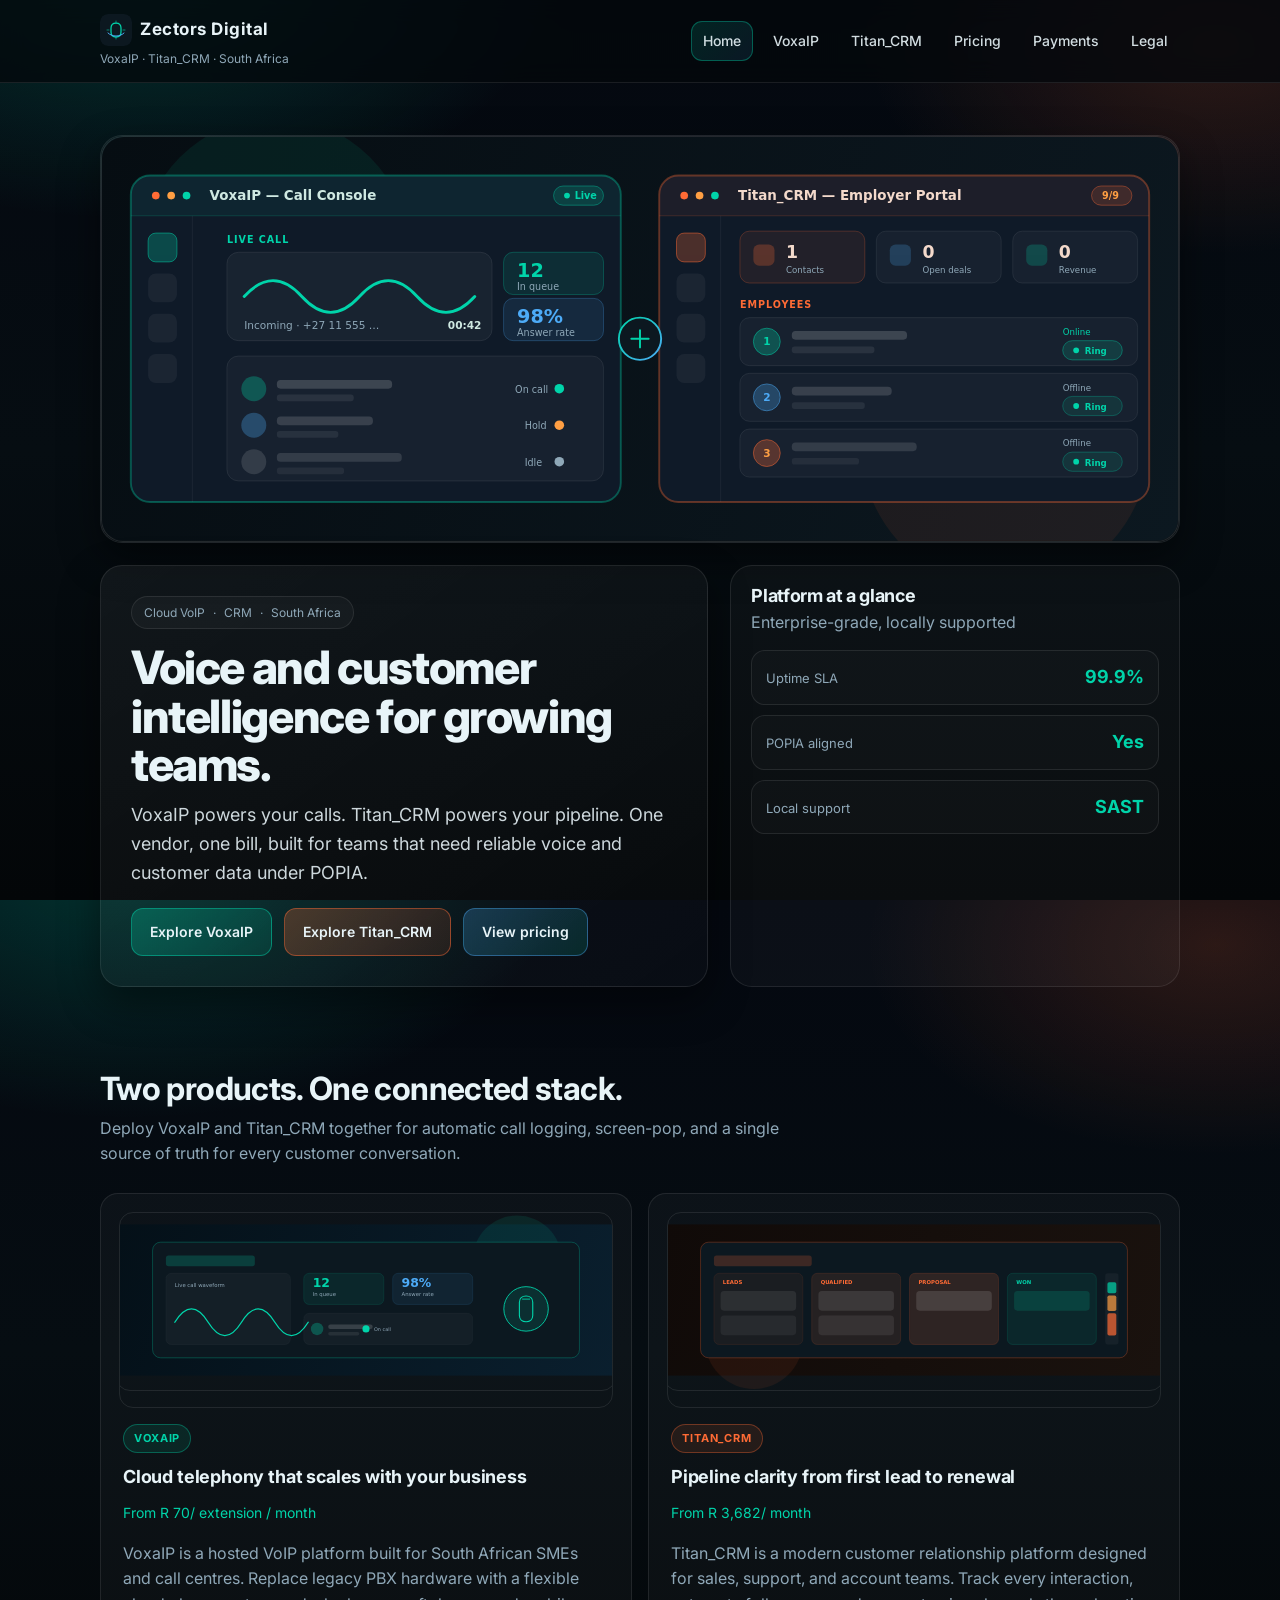
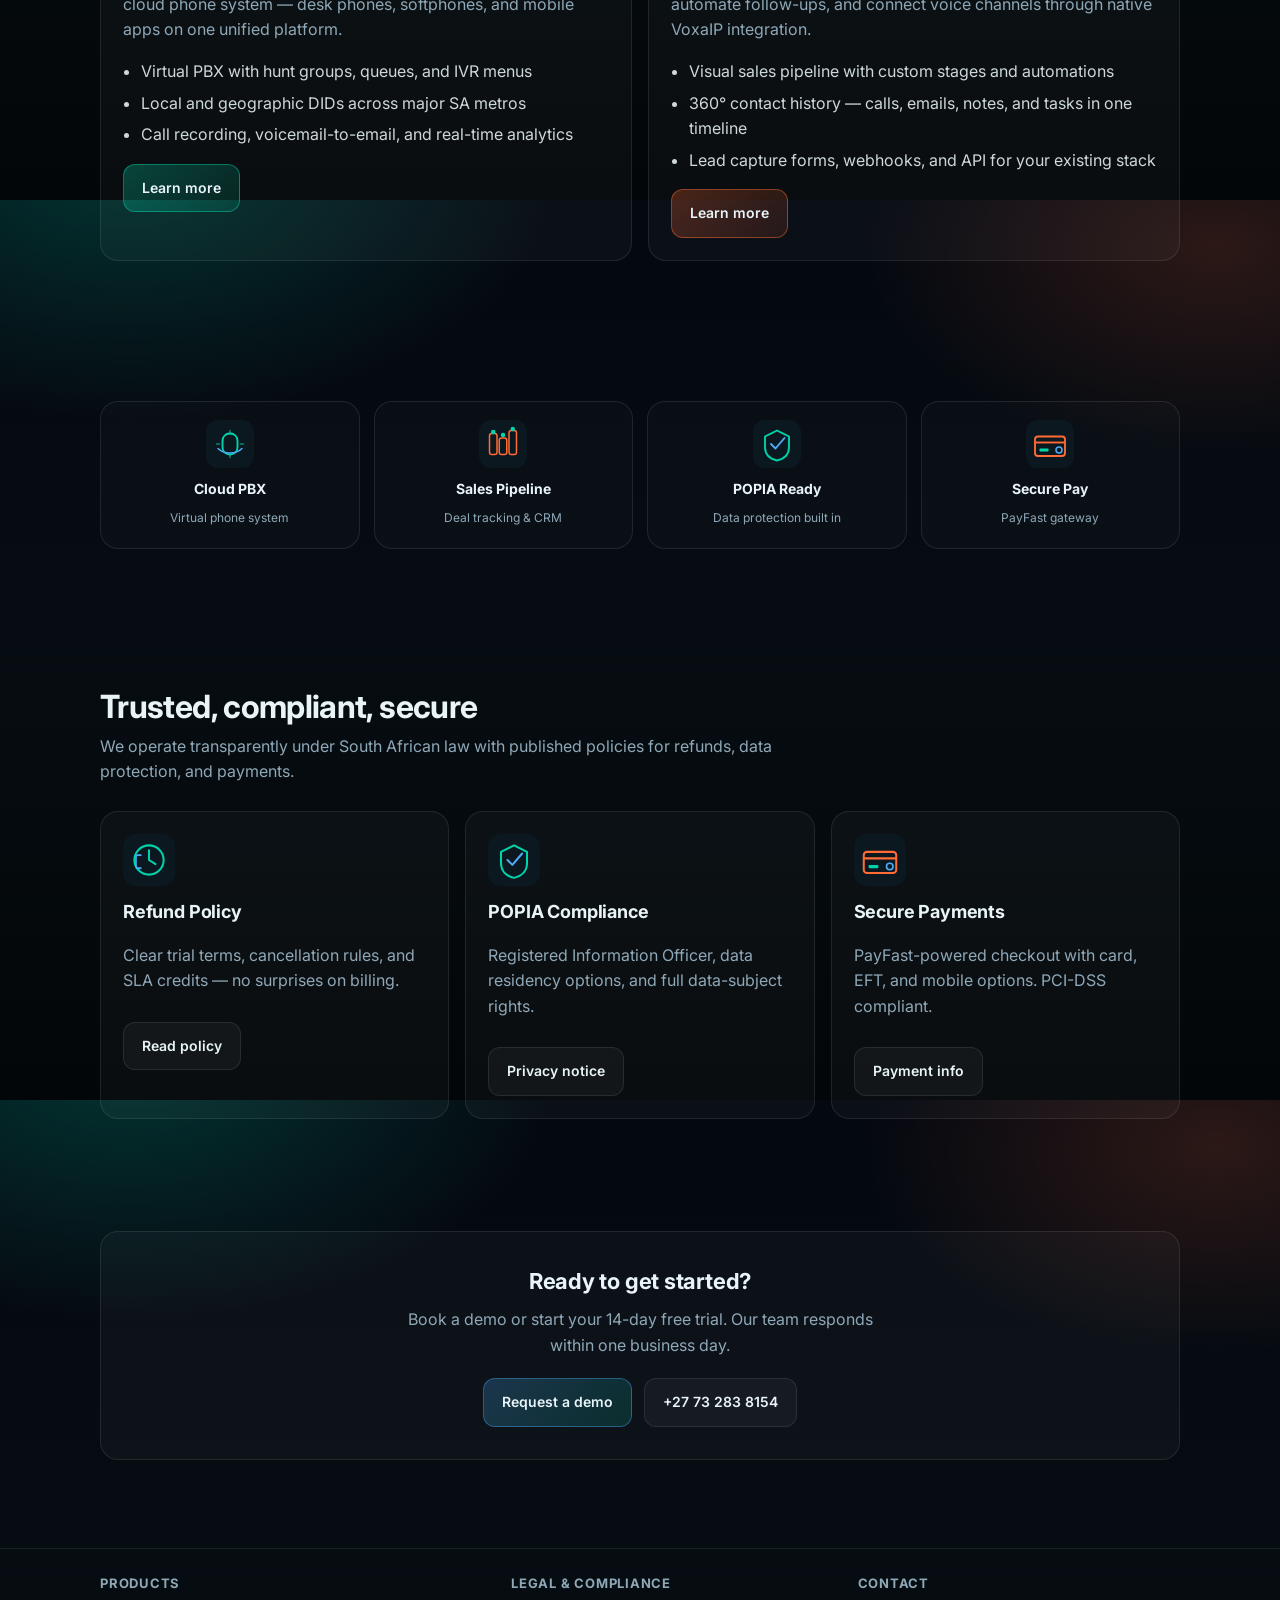
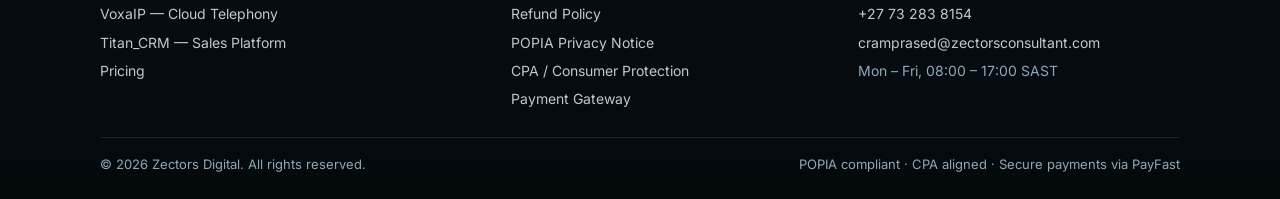
<file: index.html>
<!doctype html>
<html lang="en">
  <head>
    <meta charset="utf-8" />
    <meta name="viewport" content="width=device-width, initial-scale=1" />
    <meta name="description" content="VoxaIP cloud telephony and Titan_CRM — voice and customer intelligence for South African teams." />
    <title>Home · Zectors Digital</title>
    <link rel="icon" type="image/svg+xml" href="assets/images/icon-voxaip.svg" />
    <meta name="theme-color" content="#060d12" />
    <meta property="og:type" content="website" />
    <meta property="og:site_name" content="Zectors Digital" />
    <meta property="og:title" content="VoxaIP · Titan_CRM — Voice & customer intelligence for SA teams" />
    <meta property="og:description" content="VoxaIP powers your calls. Titan_CRM powers your pipeline. One vendor, one bill, built for South African teams under POPIA." />
    <meta property="og:image" content="assets/images/voxaip-hero.svg" />
    <meta name="twitter:card" content="summary_large_image" />
    <meta name="twitter:title" content="VoxaIP · Titan_CRM — Voice & customer intelligence for SA teams" />
    <meta name="twitter:description" content="Cloud telephony and CRM built for South African teams under POPIA." />
    <link rel="stylesheet" href="assets/voxa-styles.css" />
  </head>
  <body>
    <header class="siteHeader">
      <div class="container">
        <div class="navRow">
          <a class="brand" href="index.html">
            <div class="brandLogo">
              <img src="assets/images/icon-voxaip.svg" alt="" width="32" height="32" aria-hidden="true" />
              <strong>Zectors Digital</strong>
            </div>
            <span>VoxaIP · Titan_CRM · South Africa</span>
          </a>
          <nav class="navLinks" aria-label="Primary">
              <a href="index.html" class="active">Home</a>
              <a href="voxaip.html" class="">VoxaIP</a>
              <a href="titan-crm.html" class="">Titan_CRM</a>
              <a href="pricing.html" class="">Pricing</a>
              <a href="payment-gateway.html" class="">Payments</a>
              <a href="popia.html" class="">Legal</a>
          </nav>
        </div>
      </div>
    </header>

    <main>
  <section class="hero">
    <div class="container">
      <div class="heroVisual" style="margin-bottom:22px;">
        <div class="heroVisual heroVisualInline" aria-hidden="true">
          <svg xmlns="http://www.w3.org/2000/svg" viewBox="0 0 1120 420" fill="none">
  <defs>
    <linearGradient id="bg" x1="0" y1="0" x2="1120" y2="420" gradientUnits="userSpaceOnUse">
      <stop stop-color="#060d12"/>
      <stop offset="1" stop-color="#0c1820"/>
    </linearGradient>
    <linearGradient id="teal" x1="0" y1="0" x2="1" y2="1">
      <stop stop-color="#00d4aa"/>
      <stop offset="1" stop-color="#4dabf7"/>
    </linearGradient>
    <linearGradient id="orange" x1="0" y1="0" x2="1" y2="1">
      <stop stop-color="#ff6b35"/>
      <stop offset="1" stop-color="#ff9f43"/>
    </linearGradient>
  </defs>
  <rect width="1120" height="420" fill="url(#bg)"/>
  <circle cx="180" cy="120" r="140" fill="#00d4aa" opacity=".08"/>
  <circle cx="940" cy="320" r="150" fill="#ff6b35" opacity=".08"/>

  <!-- ===== VoxaIP window ===== -->
  <rect x="30" y="40" width="510" height="340" rx="20" fill="#0f1a28" stroke="rgba(0,212,170,.35)" stroke-width="2"/>
  <path d="M30 60a20 20 0 0 1 20-20h470a20 20 0 0 1 20 20v22H30z" fill="rgba(0,212,170,.06)"/>
  <line x1="30" y1="82" x2="540" y2="82" stroke="rgba(0,212,170,.18)"/>
  <circle cx="56" cy="61" r="4" fill="#ff6b35"/>
  <circle cx="72" cy="61" r="4" fill="#ff9f43"/>
  <circle cx="88" cy="61" r="4" fill="#00d4aa"/>
  <text x="112" y="66" fill="#cfe9e2" font-family="system-ui,sans-serif" font-size="14" font-weight="600">VoxaIP — Call Console</text>
  <rect x="470" y="51" width="52" height="20" rx="10" fill="rgba(0,212,170,.15)" stroke="rgba(0,212,170,.4)"/>
  <circle cx="484" cy="61" r="3" fill="#00d4aa"/>
  <text x="492" y="65" fill="#00d4aa" font-family="system-ui,sans-serif" font-size="10" font-weight="600">Live</text>

  <line x1="94" y1="82" x2="94" y2="380" stroke="rgba(255,255,255,.06)"/>
  <rect x="48" y="100" width="30" height="30" rx="8" fill="rgba(0,212,170,.25)" stroke="rgba(0,212,170,.5)"/>
  <rect x="48" y="142" width="30" height="30" rx="8" fill="rgba(255,255,255,.05)"/>
  <rect x="48" y="184" width="30" height="30" rx="8" fill="rgba(255,255,255,.05)"/>
  <rect x="48" y="226" width="30" height="30" rx="8" fill="rgba(255,255,255,.05)"/>

  <text x="130" y="110" fill="#00d4aa" font-family="system-ui,sans-serif" font-size="10" font-weight="700" letter-spacing="1">LIVE CALL</text>
  <rect x="130" y="120" width="276" height="92" rx="12" fill="rgba(255,255,255,.04)" stroke="rgba(255,255,255,.08)"/>
  <path d="M148 166c20-22 40-22 60 0s40 22 60 0 40-22 60 0 40 22 60 0" stroke="#00d4aa" stroke-width="3" stroke-linecap="round" fill="none"/>
  <text x="148" y="200" fill="#8fa8b8" font-family="system-ui,sans-serif" font-size="11">Incoming · +27 11 555 …</text>
  <text x="360" y="200" fill="#cfe9e2" font-family="system-ui,sans-serif" font-size="11" font-weight="600">00:42</text>

  <rect x="418" y="120" width="104" height="44" rx="10" fill="rgba(0,212,170,.10)" stroke="rgba(0,212,170,.28)"/>
  <text x="432" y="146" fill="#00d4aa" font-family="system-ui,sans-serif" font-size="20" font-weight="700">12</text>
  <text x="432" y="159" fill="#8fa8b8" font-family="system-ui,sans-serif" font-size="10">In queue</text>
  <rect x="418" y="168" width="104" height="44" rx="10" fill="rgba(77,171,247,.10)" stroke="rgba(77,171,247,.28)"/>
  <text x="432" y="194" fill="#4dabf7" font-family="system-ui,sans-serif" font-size="20" font-weight="700">98%</text>
  <text x="432" y="207" fill="#8fa8b8" font-family="system-ui,sans-serif" font-size="10">Answer rate</text>

  <rect x="130" y="228" width="392" height="130" rx="12" fill="rgba(255,255,255,.03)" stroke="rgba(255,255,255,.08)"/>
  <circle cx="158" cy="262" r="13" fill="rgba(0,212,170,.3)"/>
  <rect x="182" y="253" width="120" height="9" rx="4" fill="rgba(255,255,255,.16)"/>
  <rect x="182" y="268" width="80" height="7" rx="3" fill="rgba(255,255,255,.08)"/>
  <circle cx="476" cy="262" r="5" fill="#00d4aa"/>
  <text x="430" y="266" fill="#8fa8b8" font-family="system-ui,sans-serif" font-size="10">On call</text>
  <circle cx="158" cy="300" r="13" fill="rgba(77,171,247,.3)"/>
  <rect x="182" y="291" width="100" height="9" rx="4" fill="rgba(255,255,255,.14)"/>
  <rect x="182" y="306" width="64" height="7" rx="3" fill="rgba(255,255,255,.07)"/>
  <circle cx="476" cy="300" r="5" fill="#ff9f43"/>
  <text x="440" y="304" fill="#8fa8b8" font-family="system-ui,sans-serif" font-size="10">Hold</text>
  <circle cx="158" cy="338" r="13" fill="rgba(255,255,255,.12)"/>
  <rect x="182" y="329" width="130" height="9" rx="4" fill="rgba(255,255,255,.12)"/>
  <rect x="182" y="344" width="70" height="7" rx="3" fill="rgba(255,255,255,.06)"/>
  <circle cx="476" cy="338" r="5" fill="#8fa8b8"/>
  <text x="440" y="342" fill="#8fa8b8" font-family="system-ui,sans-serif" font-size="10">Idle</text>

  <!-- ===== Titan_CRM window ===== -->
  <rect x="580" y="40" width="510" height="340" rx="20" fill="#0f1a28" stroke="rgba(255,107,53,.35)" stroke-width="2"/>
  <path d="M580 60a20 20 0 0 1 20-20h470a20 20 0 0 1 20 20v22H580z" fill="rgba(255,107,53,.06)"/>
  <line x1="580" y1="82" x2="1090" y2="82" stroke="rgba(255,107,53,.18)"/>
  <circle cx="606" cy="61" r="4" fill="#ff6b35"/>
  <circle cx="622" cy="61" r="4" fill="#ff9f43"/>
  <circle cx="638" cy="61" r="4" fill="#00d4aa"/>
  <text x="662" y="66" fill="#f3d9cb" font-family="system-ui,sans-serif" font-size="14" font-weight="600">Titan_CRM — Employer Portal</text>
  <rect x="1030" y="51" width="42" height="20" rx="10" fill="rgba(255,107,53,.15)" stroke="rgba(255,107,53,.4)"/>
  <text x="1041" y="65" fill="#ff9f43" font-family="system-ui,sans-serif" font-size="10" font-weight="600">9/9</text>

  <line x1="644" y1="82" x2="644" y2="380" stroke="rgba(255,255,255,.06)"/>
  <rect x="598" y="100" width="30" height="30" rx="8" fill="rgba(255,107,53,.25)" stroke="rgba(255,107,53,.5)"/>
  <rect x="598" y="142" width="30" height="30" rx="8" fill="rgba(255,255,255,.05)"/>
  <rect x="598" y="184" width="30" height="30" rx="8" fill="rgba(255,255,255,.05)"/>
  <rect x="598" y="226" width="30" height="30" rx="8" fill="rgba(255,255,255,.05)"/>

  <!-- stat cards -->
  <rect x="664" y="98" width="130" height="54" rx="10" fill="rgba(255,107,53,.08)" stroke="rgba(255,107,53,.25)"/>
  <rect x="678" y="112" width="22" height="22" rx="6" fill="rgba(255,107,53,.25)"/>
  <text x="712" y="126" fill="#f3d9cb" font-family="system-ui,sans-serif" font-size="18" font-weight="700">1</text>
  <text x="712" y="142" fill="#8fa8b8" font-family="system-ui,sans-serif" font-size="9">Contacts</text>

  <rect x="806" y="98" width="130" height="54" rx="10" fill="rgba(255,255,255,.03)" stroke="rgba(255,255,255,.08)"/>
  <rect x="820" y="112" width="22" height="22" rx="6" fill="rgba(77,171,247,.22)"/>
  <text x="854" y="126" fill="#f3d9cb" font-family="system-ui,sans-serif" font-size="18" font-weight="700">0</text>
  <text x="854" y="142" fill="#8fa8b8" font-family="system-ui,sans-serif" font-size="9">Open deals</text>

  <rect x="948" y="98" width="130" height="54" rx="10" fill="rgba(255,255,255,.03)" stroke="rgba(255,255,255,.08)"/>
  <rect x="962" y="112" width="22" height="22" rx="6" fill="rgba(0,212,170,.22)"/>
  <text x="996" y="126" fill="#f3d9cb" font-family="system-ui,sans-serif" font-size="18" font-weight="700">0</text>
  <text x="996" y="142" fill="#8fa8b8" font-family="system-ui,sans-serif" font-size="9">Revenue</text>

  <text x="664" y="178" fill="#ff6b35" font-family="system-ui,sans-serif" font-size="10" font-weight="700" letter-spacing="1">EMPLOYEES</text>

  <!-- employee row 1 (online) -->
  <rect x="664" y="188" width="414" height="50" rx="10" fill="rgba(255,255,255,.03)" stroke="rgba(255,255,255,.08)"/>
  <circle cx="692" cy="213" r="14" fill="rgba(0,212,170,.28)" stroke="rgba(0,212,170,.5)"/>
  <text x="692" y="217" fill="#00d4aa" font-family="system-ui,sans-serif" font-size="11" font-weight="700" text-anchor="middle">1</text>
  <rect x="718" y="202" width="120" height="9" rx="4" fill="rgba(255,255,255,.16)"/>
  <rect x="718" y="218" width="86" height="7" rx="3" fill="rgba(255,255,255,.08)"/>
  <text x="1000" y="206" fill="#00d4aa" font-family="system-ui,sans-serif" font-size="9">Online</text>
  <rect x="1000" y="212" width="62" height="20" rx="10" fill="rgba(0,212,170,.15)" stroke="rgba(0,212,170,.4)"/>
  <circle cx="1014" cy="222" r="3" fill="#00d4aa"/>
  <text x="1023" y="226" fill="#00d4aa" font-family="system-ui,sans-serif" font-size="9" font-weight="600">Ring</text>

  <!-- employee row 2 -->
  <rect x="664" y="246" width="414" height="50" rx="10" fill="rgba(255,255,255,.03)" stroke="rgba(255,255,255,.08)"/>
  <circle cx="692" cy="271" r="14" fill="rgba(77,171,247,.28)" stroke="rgba(77,171,247,.5)"/>
  <text x="692" y="275" fill="#4dabf7" font-family="system-ui,sans-serif" font-size="11" font-weight="700" text-anchor="middle">2</text>
  <rect x="718" y="260" width="104" height="9" rx="4" fill="rgba(255,255,255,.14)"/>
  <rect x="718" y="276" width="76" height="7" rx="3" fill="rgba(255,255,255,.07)"/>
  <text x="1000" y="264" fill="#8fa8b8" font-family="system-ui,sans-serif" font-size="9">Offline</text>
  <rect x="1000" y="270" width="62" height="20" rx="10" fill="rgba(0,212,170,.10)" stroke="rgba(0,212,170,.3)"/>
  <circle cx="1014" cy="280" r="3" fill="#00d4aa"/>
  <text x="1023" y="284" fill="#00d4aa" font-family="system-ui,sans-serif" font-size="9" font-weight="600">Ring</text>

  <!-- employee row 3 -->
  <rect x="664" y="304" width="414" height="50" rx="10" fill="rgba(255,255,255,.03)" stroke="rgba(255,255,255,.08)"/>
  <circle cx="692" cy="329" r="14" fill="rgba(255,107,53,.28)" stroke="rgba(255,107,53,.5)"/>
  <text x="692" y="333" fill="#ff9f43" font-family="system-ui,sans-serif" font-size="11" font-weight="700" text-anchor="middle">3</text>
  <rect x="718" y="318" width="130" height="9" rx="4" fill="rgba(255,255,255,.12)"/>
  <rect x="718" y="334" width="70" height="7" rx="3" fill="rgba(255,255,255,.06)"/>
  <text x="1000" y="322" fill="#8fa8b8" font-family="system-ui,sans-serif" font-size="9">Offline</text>
  <rect x="1000" y="328" width="62" height="20" rx="10" fill="rgba(0,212,170,.10)" stroke="rgba(0,212,170,.3)"/>
  <circle cx="1014" cy="338" r="3" fill="#00d4aa"/>
  <text x="1023" y="342" fill="#00d4aa" font-family="system-ui,sans-serif" font-size="9" font-weight="600">Ring</text>

  <!-- ===== integration connector ===== -->
  <circle cx="560" cy="210" r="22" fill="#0c1820" stroke="url(#teal)" stroke-width="2"/>
  <path d="M551 210h18M560 201v18" stroke="#00d4aa" stroke-width="2" stroke-linecap="round"/>
</svg>

        </div>
      </div>
      <div class="heroGrid">
        <div class="heroCard">
          <div class="kicker">
            <span>Cloud VoIP</span>
            <span>·</span>
            <span>CRM</span>
            <span>·</span>
            <span>South Africa</span>
          </div>
          <h1 class="h1">Voice and customer intelligence for growing teams.</h1>
          <p class="lead">
            VoxaIP powers your calls. Titan_CRM powers your pipeline. One vendor, one bill, built for teams that need reliable voice and customer data under POPIA.
          </p>
          <div class="ctaRow">
            <a class="btn btnVoxa" href="voxaip.html">Explore VoxaIP</a>
            <a class="btn btnTitan" href="titan-crm.html">Explore Titan_CRM</a>
            <a class="btn btnPrimary" href="pricing.html">View pricing</a>
          </div>
        </div>
        <aside class="miniCard">
          <div class="sectionTitle" style="margin-bottom:14px;">
            <h2 style="margin:0;font-size:18px;">Platform at a glance</h2>
            <p class="muted" style="margin:4px 0 0;">Enterprise-grade, locally supported</p>
          </div>
          <div class="statGrid">
              <div class="stat">
                <span>Uptime SLA</span>
                <strong>99.9%</strong>
              </div>
              <div class="stat">
                <span>POPIA aligned</span>
                <strong>Yes</strong>
              </div>
              <div class="stat">
                <span>Local support</span>
                <strong>SAST</strong>
              </div>
          </div>
        </aside>
      </div>
    </div>
  </section>

  <section class="section">
    <div class="container">
      <div class="sectionTitle">
        <h2>Two products. One connected stack.</h2>
        <p>Deploy VoxaIP and Titan_CRM together for automatic call logging, screen-pop, and a single source of truth for every customer conversation.</p>
      </div>
      <div class="grid2">
          <div class="card">
            <div class="cardVisual">
            <div class="cardVisual heroVisualInline" aria-hidden="true">
              <svg xmlns="http://www.w3.org/2000/svg" viewBox="0 0 1120 340" fill="none">
  <defs>
    <linearGradient id="vbg" x1="0" y1="0" x2="1120" y2="340" gradientUnits="userSpaceOnUse">
      <stop stop-color="#041018"/>
      <stop offset="1" stop-color="#0a1f2e"/>
    </linearGradient>
  </defs>
  <rect width="1120" height="340" fill="url(#vbg)"/>
  <circle cx="900" cy="80" r="100" fill="#00d4aa" opacity=".1"/>

  <!-- Main dashboard -->
  <rect x="80" y="40" width="960" height="260" rx="18" fill="#0c1820" stroke="rgba(0,212,170,.3)" stroke-width="2"/>
  <rect x="110" y="70" width="200" height="24" rx="6" fill="rgba(0,212,170,.2)"/>
  <rect x="110" y="110" width="280" height="160" rx="12" fill="rgba(255,255,255,.03)" stroke="rgba(255,255,255,.08)"/>
  <path d="M130 220c25-40 50-40 75 0s50 40 75 0 50-40 75 0 50 40 75 0" stroke="#00d4aa" stroke-width="3" fill="none" stroke-linecap="round"/>
  <text x="130" y="140" fill="#8fa8b8" font-family="system-ui,sans-serif" font-size="12">Live call waveform</text>

  <!-- Queue stats -->
  <rect x="420" y="110" width="180" height="70" rx="12" fill="rgba(0,212,170,.08)" stroke="rgba(0,212,170,.25)"/>
  <text x="440" y="140" fill="#00d4aa" font-family="system-ui,sans-serif" font-size="28" font-weight="700">12</text>
  <text x="440" y="162" fill="#8fa8b8" font-family="system-ui,sans-serif" font-size="12">In queue</text>

  <rect x="620" y="110" width="180" height="70" rx="12" fill="rgba(77,171,247,.08)" stroke="rgba(77,171,247,.25)"/>
  <text x="640" y="140" fill="#4dabf7" font-family="system-ui,sans-serif" font-size="28" font-weight="700">98%</text>
  <text x="640" y="162" fill="#8fa8b8" font-family="system-ui,sans-serif" font-size="12">Answer rate</text>

  <!-- Agent list -->
  <rect x="420" y="200" width="380" height="70" rx="12" fill="rgba(255,255,255,.03)" stroke="rgba(255,255,255,.08)"/>
  <circle cx="450" cy="235" r="14" fill="rgba(0,212,170,.3)"/>
  <rect x="475" y="225" width="100" height="10" rx="5" fill="rgba(255,255,255,.15)"/>
  <rect x="475" y="242" width="70" height="8" rx="4" fill="rgba(255,255,255,.08)"/>
  <circle cx="560" cy="235" r="8" fill="#00d4aa"/>
  <text x="578" y="239" fill="#8fa8b8" font-family="system-ui,sans-serif" font-size="11">On call</text>

  <!-- Phone icon -->
  <circle cx="920" cy="190" r="50" fill="rgba(0,212,170,.12)" stroke="#00d4aa" stroke-width="2"/>
  <path d="M905 175c0-8 6-14 15-14s15 6 15 14v30c0 8-6 14-15 14s-15-6-15-14v-30z" stroke="#00d4aa" stroke-width="2.5" fill="none"/>
  <path d="M912 168h16" stroke="#00d4aa" stroke-width="2" stroke-linecap="round"/>
</svg>

            </div>
            </div>
            <span class="productBadge badgeVoxa">VoxaIP</span>
            <h3>Cloud telephony that scales with your business</h3>
            <p class="planUsers" style="margin-top:0;">From R 70/ extension / month</p>
            <p class="muted">VoxaIP is a hosted VoIP platform built for South African SMEs and call centres. Replace legacy PBX hardware with a flexible cloud phone system — desk phones, softphones, and mobile apps on one unified platform.</p>
            <ul class="list">
                <li>Virtual PBX with hunt groups, queues, and IVR menus</li>
                <li>Local and geographic DIDs across major SA metros</li>
                <li>Call recording, voicemail-to-email, and real-time analytics</li>
            </ul>
            <div class="ctaRow" style="margin-top:16px;">
              <a class="btn btnVoxa" href="voxaip.html">Learn more</a>
            </div>
          </div>
          <div class="card">
            <div class="cardVisual">
            <div class="cardVisual heroVisualInline" aria-hidden="true">
              <svg xmlns="http://www.w3.org/2000/svg" viewBox="0 0 1120 340" fill="none">
  <defs>
    <linearGradient id="tbg" x1="0" y1="0" x2="1120" y2="340" gradientUnits="userSpaceOnUse">
      <stop stop-color="#100a08"/>
      <stop offset="1" stop-color="#1a120e"/>
    </linearGradient>
  </defs>
  <rect width="1120" height="340" fill="url(#tbg)"/>
  <circle cx="200" cy="260" r="110" fill="#ff6b35" opacity=".08"/>

  <!-- CRM dashboard -->
  <rect x="80" y="40" width="960" height="260" rx="18" fill="#0c1820" stroke="rgba(255,107,53,.3)" stroke-width="2"/>
  <rect x="110" y="70" width="220" height="24" rx="6" fill="rgba(255,107,53,.2)"/>

  <!-- Pipeline columns -->
  <rect x="110" y="110" width="200" height="160" rx="12" fill="rgba(255,107,53,.06)" stroke="rgba(255,107,53,.2)"/>
  <text x="130" y="135" fill="#ff6b35" font-family="system-ui,sans-serif" font-size="12" font-weight="600">LEADS</text>
  <rect x="125" y="150" width="170" height="44" rx="8" fill="rgba(255,255,255,.08)"/>
  <rect x="125" y="205" width="170" height="44" rx="8" fill="rgba(255,255,255,.06)"/>

  <rect x="330" y="110" width="200" height="160" rx="12" fill="rgba(255,107,53,.1)" stroke="rgba(255,107,53,.28)"/>
  <text x="350" y="135" fill="#ff6b35" font-family="system-ui,sans-serif" font-size="12" font-weight="600">QUALIFIED</text>
  <rect x="345" y="150" width="170" height="44" rx="8" fill="rgba(255,255,255,.1)"/>
  <rect x="345" y="205" width="170" height="44" rx="8" fill="rgba(255,255,255,.08)"/>

  <rect x="550" y="110" width="200" height="160" rx="12" fill="rgba(255,107,53,.14)" stroke="rgba(255,107,53,.35)"/>
  <text x="570" y="135" fill="#ff6b35" font-family="system-ui,sans-serif" font-size="12" font-weight="600">PROPOSAL</text>
  <rect x="565" y="150" width="170" height="44" rx="8" fill="rgba(255,255,255,.12)"/>

  <rect x="770" y="110" width="200" height="160" rx="12" fill="rgba(0,212,170,.08)" stroke="rgba(0,212,170,.3)"/>
  <text x="790" y="135" fill="#00d4aa" font-family="system-ui,sans-serif" font-size="12" font-weight="600">WON</text>
  <rect x="785" y="150" width="170" height="44" rx="8" fill="rgba(0,212,170,.15)"/>

  <!-- Chart -->
  <rect x="990" y="110" width="30" height="160" rx="6" fill="rgba(255,255,255,.04)"/>
  <rect x="995" y="200" width="20" height="50" rx="4" fill="#ff6b35" opacity=".7"/>
  <rect x="995" y="160" width="20" height="35" rx="4" fill="#ff9f43" opacity=".7"/>
  <rect x="995" y="130" width="20" height="25" rx="4" fill="#00d4aa" opacity=".7"/>
</svg>

            </div>
            </div>
            <span class="productBadge badgeTitan">Titan_CRM</span>
            <h3>Pipeline clarity from first lead to renewal</h3>
            <p class="planUsers" style="margin-top:0;">From R 3,682/ month</p>
            <p class="muted">Titan_CRM is a modern customer relationship platform designed for sales, support, and account teams. Track every interaction, automate follow-ups, and connect voice channels through native VoxaIP integration.</p>
            <ul class="list">
                <li>Visual sales pipeline with custom stages and automations</li>
                <li>360° contact history — calls, emails, notes, and tasks in one timeline</li>
                <li>Lead capture forms, webhooks, and API for your existing stack</li>
            </ul>
            <div class="ctaRow" style="margin-top:16px;">
              <a class="btn btnTitan" href="titan-crm.html">Learn more</a>
            </div>
          </div>
      </div>
    </div>
  </section>

  <section class="section">
    <div class="container">
      <div class="featureStrip">
        <div class="featureItem">
          <img src="assets/images/icon-voxaip.svg" alt="" aria-hidden="true" />
          <strong>Cloud PBX</strong>
          <span>Virtual phone system</span>
        </div>
        <div class="featureItem">
          <img src="assets/images/icon-titan.svg" alt="" aria-hidden="true" />
          <strong>Sales Pipeline</strong>
          <span>Deal tracking &amp; CRM</span>
        </div>
        <div class="featureItem">
          <img src="assets/images/icon-popia.svg" alt="" aria-hidden="true" />
          <strong>POPIA Ready</strong>
          <span>Data protection built in</span>
        </div>
        <div class="featureItem">
          <img src="assets/images/icon-payment.svg" alt="" aria-hidden="true" />
          <strong>Secure Pay</strong>
          <span>PayFast gateway</span>
        </div>
      </div>
    </div>
  </section>

  <section class="section">
    <div class="container">
      <div class="sectionTitle">
        <h2>Trusted, compliant, secure</h2>
        <p>We operate transparently under South African law with published policies for refunds, data protection, and payments.</p>
      </div>
      <div class="grid3">
        <div class="card">
          <div class="cardIcon"><img src="assets/images/icon-refund.svg" alt="" aria-hidden="true" /></div>
          <h3>Refund Policy</h3>
          <p class="muted">Clear trial terms, cancellation rules, and SLA credits — no surprises on billing.</p>
          <a class="btn" href="refund-policy.html" style="margin-top:12px;">Read policy</a>
        </div>
        <div class="card">
          <div class="cardIcon"><img src="assets/images/icon-popia.svg" alt="" aria-hidden="true" /></div>
          <h3>POPIA Compliance</h3>
          <p class="muted">Registered Information Officer, data residency options, and full data-subject rights.</p>
          <a class="btn" href="popia.html" style="margin-top:12px;">Privacy notice</a>
        </div>
        <div class="card">
          <div class="cardIcon"><img src="assets/images/icon-payment.svg" alt="" aria-hidden="true" /></div>
          <h3>Secure Payments</h3>
          <p class="muted">PayFast-powered checkout with card, EFT, and mobile options. PCI-DSS compliant.</p>
          <a class="btn" href="payment-gateway.html" style="margin-top:12px;">Payment info</a>
        </div>
      </div>
    </div>
  </section>

  <section class="section">
    <div class="container">
      <div class="card" style="text-align:center;padding:32px;">
        <h3 style="font-size:22px;margin-bottom:8px;">Ready to get started?</h3>
        <p class="muted" style="max-width:48ch;margin:0 auto 18px;">Book a demo or start your 14-day free trial. Our team responds within one business day.</p>
        <div class="ctaRow" style="justify-content:center;">
          <a class="btn btnPrimary" href="mailto:cramprased@zectorsconsultant.com?subject=VoxaIP%20/%20Titan_CRM%20Demo">Request a demo</a>
          <a class="btn" href="tel:+27732838154">+27 73 283 8154</a>
        </div>
      </div>
    </div>
  </section>
    </main>

    <footer class="siteFooter">
      <div class="container">
        <div class="footerGrid">
          <div>
            <h4>Products</h4>
            <a href="voxaip.html">VoxaIP — Cloud Telephony</a>
            <a href="titan-crm.html">Titan_CRM — Sales Platform</a>
            <a href="pricing.html">Pricing</a>
          </div>
          <div>
            <h4>Legal &amp; Compliance</h4>
            <a href="refund-policy.html">Refund Policy</a>
            <a href="popia.html">POPIA Privacy Notice</a>
            <a href="cba.html">CPA / Consumer Protection</a>
            <a href="payment-gateway.html">Payment Gateway</a>
          </div>
          <div>
            <h4>Contact</h4>
            <a href="tel:+27732838154">+27 73 283 8154</a>
            <a href="mailto:cramprased@zectorsconsultant.com">cramprased@zectorsconsultant.com</a>
            <span class="muted" style="display:block;font-size:14px;margin-top:6px;">Mon – Fri, 08:00 – 17:00 SAST</span>
          </div>
        </div>
        <div class="footerBottom">
          <span>&copy; 2026 Zectors Digital. All rights reserved.</span>
          <span>POPIA compliant · CPA aligned · Secure payments via PayFast</span>
        </div>
      </div>
    </footer>
  </body>
</html>
</file>
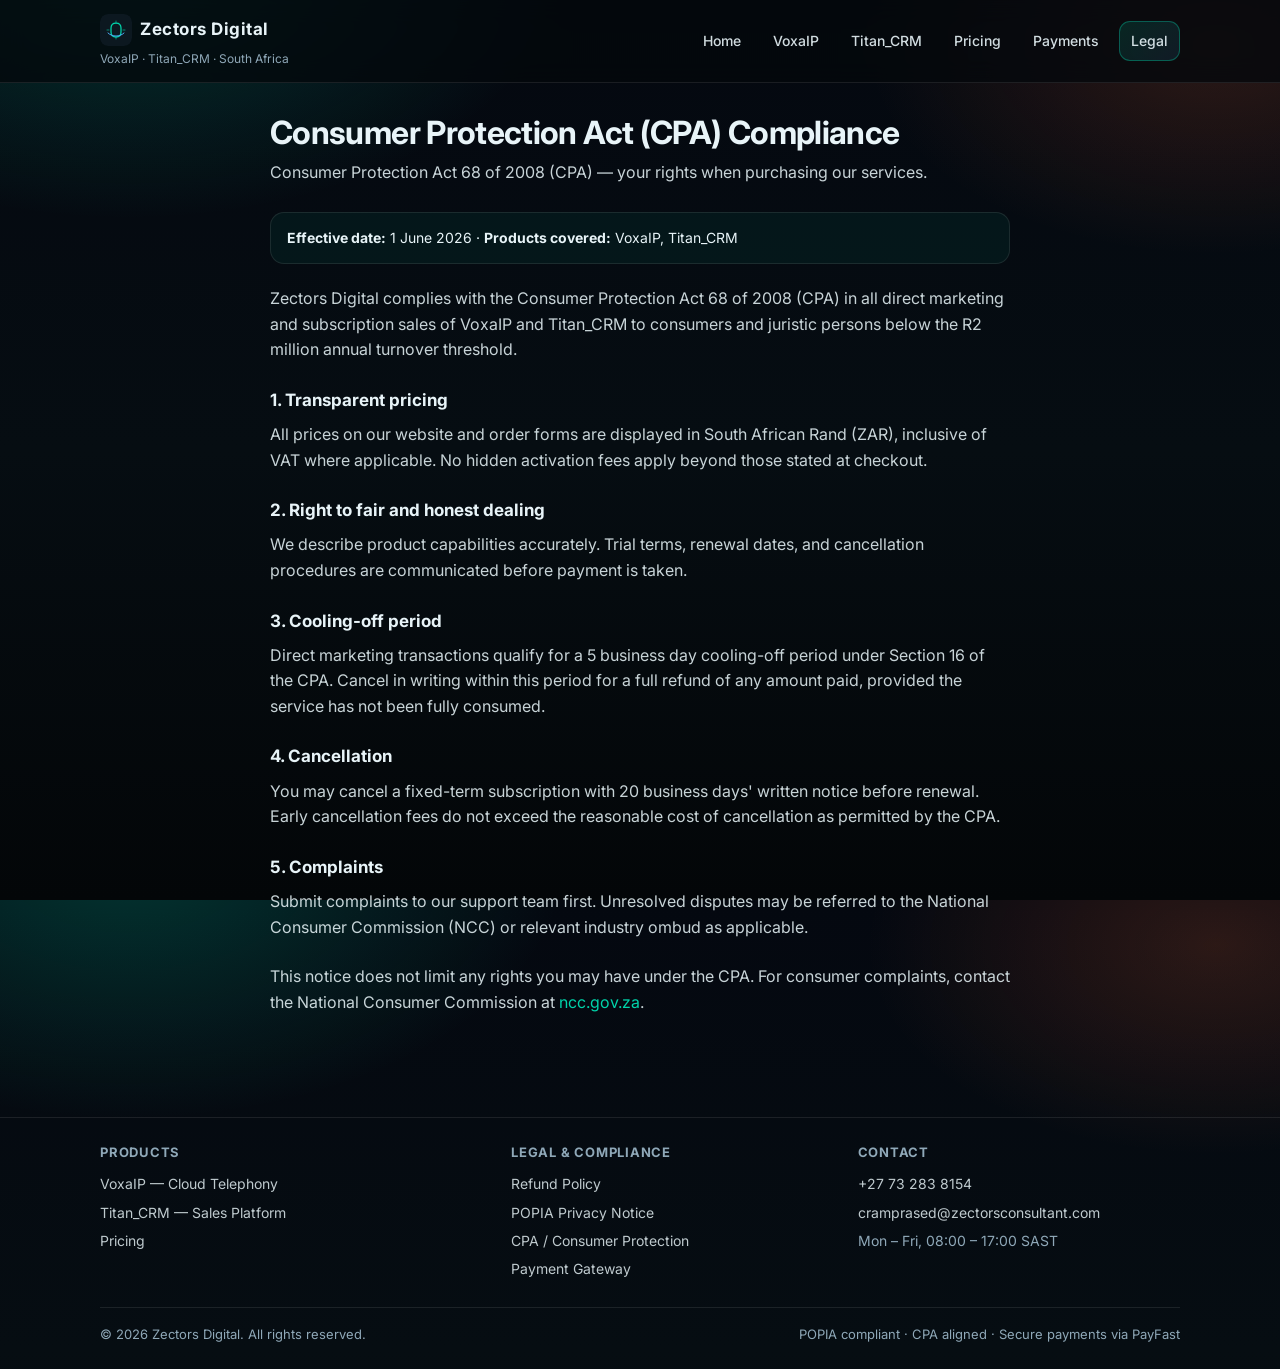
<file: cba.html>
<!doctype html>
<html lang="en">
  <head>
    <meta charset="utf-8" />
    <meta name="viewport" content="width=device-width, initial-scale=1" />
    <meta name="description" content="Consumer Protection Act compliance for VoxaIP and Titan_CRM purchases." />
    <title>CPA Compliance · Zectors Digital</title>
    <link rel="icon" type="image/svg+xml" href="assets/images/icon-voxaip.svg" />
    <meta name="theme-color" content="#060d12" />
    <link rel="stylesheet" href="assets/voxa-styles.css" />
  </head>
  <body>
    <header class="siteHeader">
      <div class="container">
        <div class="navRow">
          <a class="brand" href="index.html">
            <div class="brandLogo">
              <img src="assets/images/icon-voxaip.svg" alt="" width="32" height="32" aria-hidden="true" />
              <strong>Zectors Digital</strong>
            </div>
            <span>VoxaIP · Titan_CRM · South Africa</span>
          </a>
          <nav class="navLinks" aria-label="Primary">
              <a href="index.html" class="">Home</a>
              <a href="voxaip.html" class="">VoxaIP</a>
              <a href="titan-crm.html" class="">Titan_CRM</a>
              <a href="pricing.html" class="">Pricing</a>
              <a href="payment-gateway.html" class="">Payments</a>
              <a href="popia.html" class="active">Legal</a>
          </nav>
        </div>
      </div>
    </header>

    <main>
  <section class="section" style="padding-top:32px;">
    <div class="container legalDoc">
      <div class="sectionTitle">
        <h2>Consumer Protection Act (CPA) Compliance</h2>
        <p>Consumer Protection Act 68 of 2008 (CPA) — your rights when purchasing our services.</p>
      </div>

      <div class="docMeta">
        <strong>Effective date:</strong> 1 June 2026 ·
        <strong>Products covered:</strong> VoxaIP, Titan_CRM
      </div>

      <p>Zectors Digital complies with the Consumer Protection Act 68 of 2008 (CPA) in all direct marketing and subscription sales of VoxaIP and Titan_CRM to consumers and juristic persons below the R2 million annual turnover threshold.</p>

        <h3>1. Transparent pricing</h3>
        <p>All prices on our website and order forms are displayed in South African Rand (ZAR), inclusive of VAT where applicable. No hidden activation fees apply beyond those stated at checkout.</p>
        <h3>2. Right to fair and honest dealing</h3>
        <p>We describe product capabilities accurately. Trial terms, renewal dates, and cancellation procedures are communicated before payment is taken.</p>
        <h3>3. Cooling-off period</h3>
        <p>Direct marketing transactions qualify for a 5 business day cooling-off period under Section 16 of the CPA. Cancel in writing within this period for a full refund of any amount paid, provided the service has not been fully consumed.</p>
        <h3>4. Cancellation</h3>
        <p>You may cancel a fixed-term subscription with 20 business days&#39; written notice before renewal. Early cancellation fees do not exceed the reasonable cost of cancellation as permitted by the CPA.</p>
        <h3>5. Complaints</h3>
        <p>Submit complaints to our support team first. Unresolved disputes may be referred to the National Consumer Commission (NCC) or relevant industry ombud as applicable.</p>

      <p class="muted" style="margin-top:24px;">
        This notice does not limit any rights you may have under the CPA. For consumer complaints, contact the National Consumer Commission at <a href="https://www.ncc.gov.za" style="color:var(--voxa);" target="_blank" rel="noopener">ncc.gov.za</a>.
      </p>
    </div>
  </section>
    </main>

    <footer class="siteFooter">
      <div class="container">
        <div class="footerGrid">
          <div>
            <h4>Products</h4>
            <a href="voxaip.html">VoxaIP — Cloud Telephony</a>
            <a href="titan-crm.html">Titan_CRM — Sales Platform</a>
            <a href="pricing.html">Pricing</a>
          </div>
          <div>
            <h4>Legal &amp; Compliance</h4>
            <a href="refund-policy.html">Refund Policy</a>
            <a href="popia.html">POPIA Privacy Notice</a>
            <a href="cba.html">CPA / Consumer Protection</a>
            <a href="payment-gateway.html">Payment Gateway</a>
          </div>
          <div>
            <h4>Contact</h4>
            <a href="tel:+27732838154">+27 73 283 8154</a>
            <a href="mailto:cramprased@zectorsconsultant.com">cramprased@zectorsconsultant.com</a>
            <span class="muted" style="display:block;font-size:14px;margin-top:6px;">Mon – Fri, 08:00 – 17:00 SAST</span>
          </div>
        </div>
        <div class="footerBottom">
          <span>&copy; 2026 Zectors Digital. All rights reserved.</span>
          <span>POPIA compliant · CPA aligned · Secure payments via PayFast</span>
        </div>
      </div>
    </footer>
  </body>
</html>
</file>
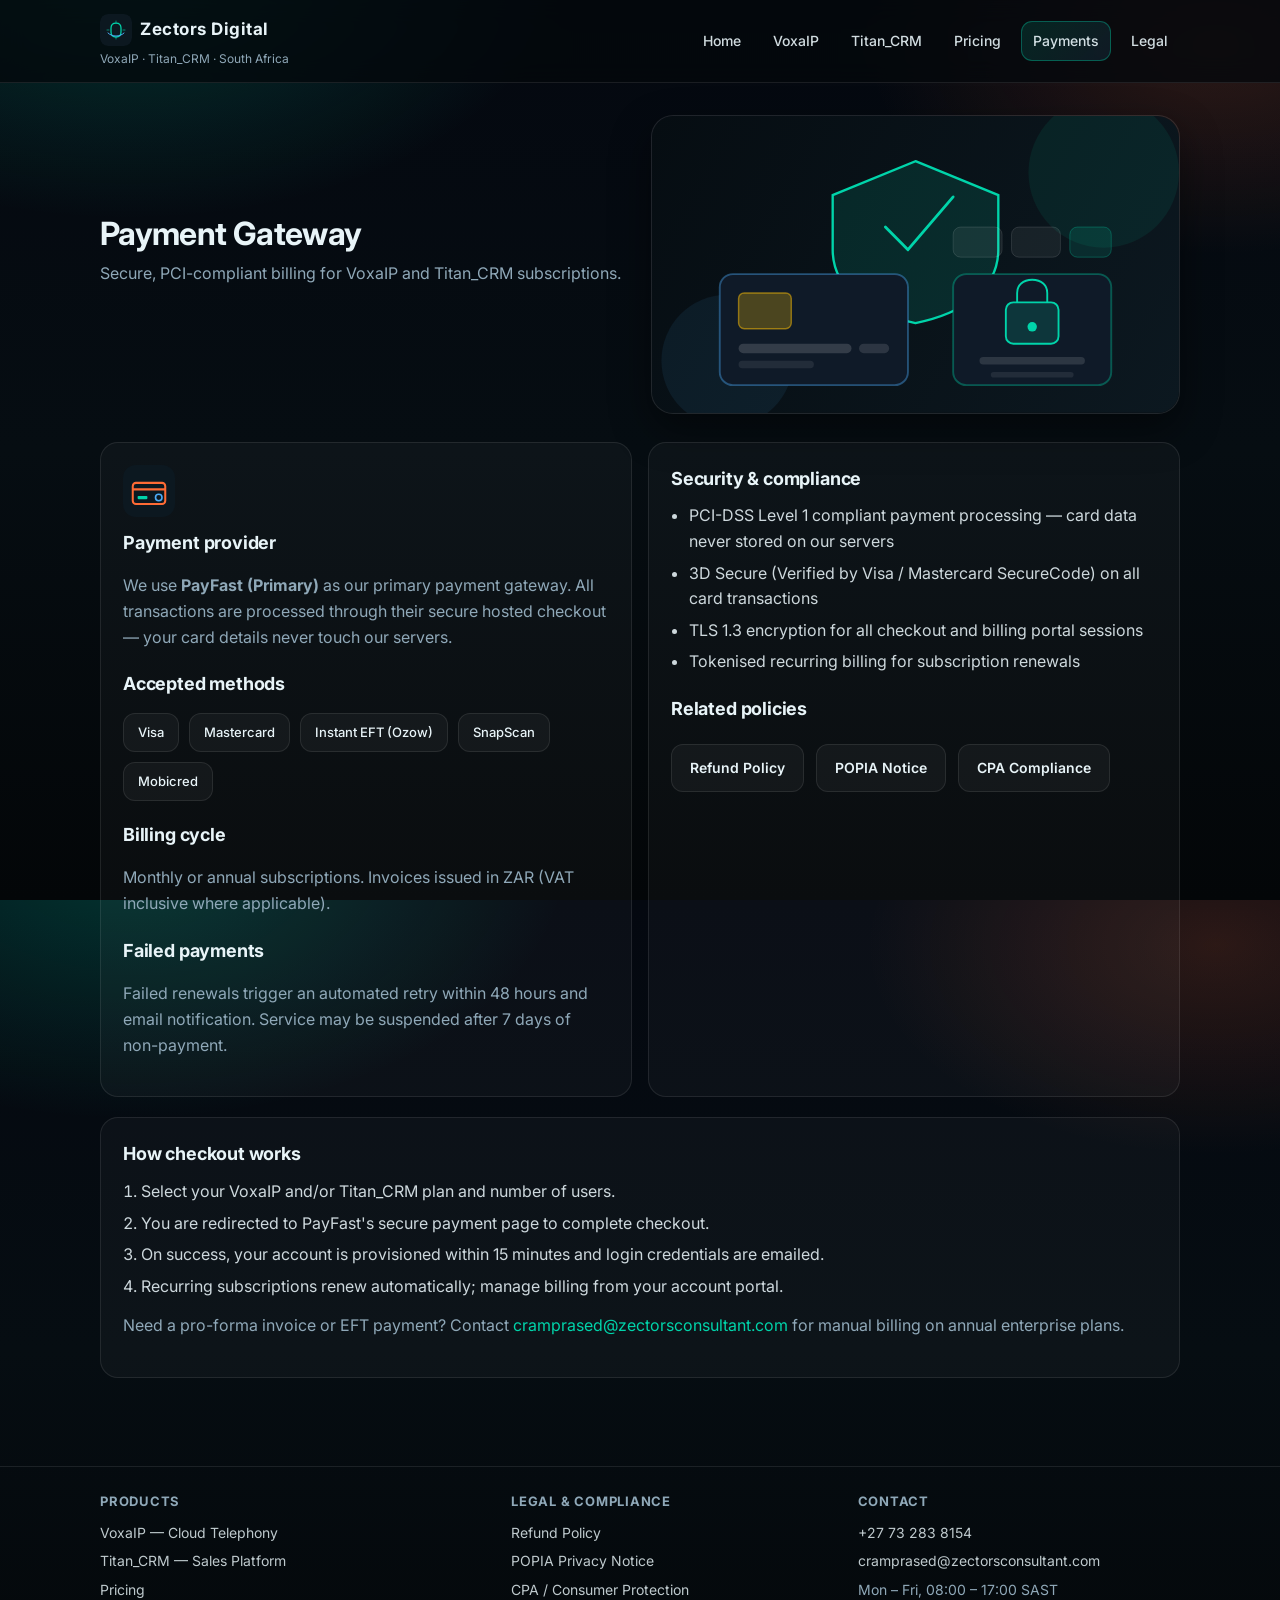
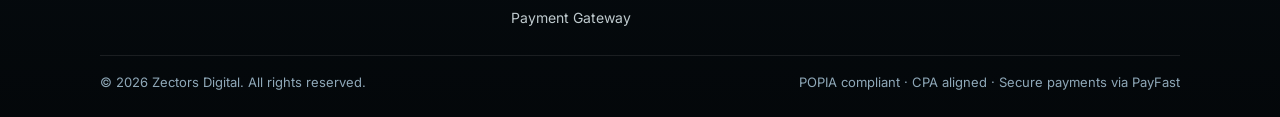
<file: payment-gateway.html>
<!doctype html>
<html lang="en">
  <head>
    <meta charset="utf-8" />
    <meta name="viewport" content="width=device-width, initial-scale=1" />
    <meta name="description" content="Secure PayFast payment gateway for VoxaIP and Titan_CRM — cards, EFT, and mobile." />
    <title>Payment Gateway · Zectors Digital</title>
    <link rel="icon" type="image/svg+xml" href="assets/images/icon-voxaip.svg" />
    <meta name="theme-color" content="#060d12" />
    <link rel="stylesheet" href="assets/voxa-styles.css" />
  </head>
  <body>
    <header class="siteHeader">
      <div class="container">
        <div class="navRow">
          <a class="brand" href="index.html">
            <div class="brandLogo">
              <img src="assets/images/icon-voxaip.svg" alt="" width="32" height="32" aria-hidden="true" />
              <strong>Zectors Digital</strong>
            </div>
            <span>VoxaIP · Titan_CRM · South Africa</span>
          </a>
          <nav class="navLinks" aria-label="Primary">
              <a href="index.html" class="">Home</a>
              <a href="voxaip.html" class="">VoxaIP</a>
              <a href="titan-crm.html" class="">Titan_CRM</a>
              <a href="pricing.html" class="">Pricing</a>
              <a href="payment-gateway.html" class="active">Payments</a>
              <a href="popia.html" class="">Legal</a>
          </nav>
        </div>
      </div>
    </header>

    <main>
  <section class="section" style="padding-top:32px;">
    <div class="container">
      <div class="heroGridWide" style="margin-bottom:28px;">
        <div>
          <div class="sectionTitle">
            <h2>Payment Gateway</h2>
            <p>Secure, PCI-compliant billing for VoxaIP and Titan_CRM subscriptions.</p>
          </div>
        </div>
        <div class="heroVisual heroVisualInline" aria-hidden="true">
<svg xmlns="http://www.w3.org/2000/svg" viewBox="0 0 560 315" fill="none" role="img" aria-label="Secure payment processing for VoxaIP and Titan_CRM">
  <defs>
    <linearGradient id="payBg" x1="0" y1="0" x2="560" y2="315" gradientUnits="userSpaceOnUse">
      <stop stop-color="#060d12"/>
      <stop offset="1" stop-color="#0c1820"/>
    </linearGradient>
  </defs>
  <rect width="560" height="315" rx="18" fill="url(#payBg)"/>
  <circle cx="480" cy="60" r="80" fill="#00d4aa" opacity=".08"/>
  <circle cx="80" cy="260" r="70" fill="#4dabf7" opacity=".08"/>
  <path d="M280 48l88 36v58c0 42-38 68-88 78-50-10-88-36-88-78V84l88-36z" fill="rgba(0,212,170,.12)" stroke="#00d4aa" stroke-width="2.5"/>
  <path d="M248 118l24 24 48-56" stroke="#00d4aa" stroke-width="3" stroke-linecap="round" stroke-linejoin="round"/>
  <rect x="72" y="168" width="200" height="118" rx="14" fill="#0f1a28" stroke="rgba(77,171,247,.4)" stroke-width="2"/>
  <rect x="92" y="188" width="56" height="38" rx="6" fill="rgba(255,193,7,.25)" stroke="rgba(255,193,7,.5)" stroke-width="1.5"/>
  <rect x="92" y="242" width="120" height="10" rx="5" fill="rgba(255,255,255,.15)"/>
  <rect x="92" y="260" width="80" height="8" rx="4" fill="rgba(255,255,255,.08)"/>
  <rect x="220" y="242" width="32" height="10" rx="5" fill="rgba(255,255,255,.12)"/>
  <rect x="320" y="168" width="168" height="118" rx="14" fill="#0f1a28" stroke="rgba(0,212,170,.35)" stroke-width="2"/>
  <rect x="376" y="198" width="56" height="44" rx="8" fill="rgba(0,212,170,.15)" stroke="#00d4aa" stroke-width="2"/>
  <path d="M388 198v-10c0-8 6-14 16-14s16 6 16 14v10" stroke="#00d4aa" stroke-width="2" fill="none"/>
  <circle cx="404" cy="224" r="5" fill="#00d4aa"/>
  <rect x="348" y="256" width="112" height="8" rx="4" fill="rgba(255,255,255,.12)"/>
  <rect x="360" y="272" width="88" height="6" rx="3" fill="rgba(255,255,255,.08)"/>
  <rect x="320" y="118" width="52" height="32" rx="8" fill="rgba(255,255,255,.06)" stroke="rgba(255,255,255,.12)"/>
  <rect x="382" y="118" width="52" height="32" rx="8" fill="rgba(255,255,255,.06)" stroke="rgba(255,255,255,.12)"/>
  <rect x="444" y="118" width="44" height="32" rx="8" fill="rgba(0,212,170,.12)" stroke="rgba(0,212,170,.3)"/>
</svg>        </div>
      </div>

      <div class="grid2">
        <div class="card">
          <div class="cardIcon"><img src="assets/images/icon-payment.svg" alt="" aria-hidden="true" width="52" height="52" /></div>
          <h3>Payment provider</h3>
          <p class="muted">We use <strong style="color:inherit;">PayFast (Primary)</strong> as our primary payment gateway. All transactions are processed through their secure hosted checkout — your card details never touch our servers.</p>

          <h3 style="margin-top:20px;">Accepted methods</h3>
          <div class="payMethods">
              <span class="payChip">Visa</span>
              <span class="payChip">Mastercard</span>
              <span class="payChip">Instant EFT (Ozow)</span>
              <span class="payChip">SnapScan</span>
              <span class="payChip">Mobicred</span>
          </div>

          <h3 style="margin-top:20px;">Billing cycle</h3>
          <p class="muted">Monthly or annual subscriptions. Invoices issued in ZAR (VAT inclusive where applicable).</p>

          <h3 style="margin-top:20px;">Failed payments</h3>
          <p class="muted">Failed renewals trigger an automated retry within 48 hours and email notification. Service may be suspended after 7 days of non-payment.</p>
        </div>

        <div class="card">
          <h3>Security &amp; compliance</h3>
          <ul class="list">
              <li>PCI-DSS Level 1 compliant payment processing — card data never stored on our servers</li>
              <li>3D Secure (Verified by Visa / Mastercard SecureCode) on all card transactions</li>
              <li>TLS 1.3 encryption for all checkout and billing portal sessions</li>
              <li>Tokenised recurring billing for subscription renewals</li>
          </ul>

          <h3 style="margin-top:20px;">Related policies</h3>
          <div class="ctaRow">
            <a class="btn" href="refund-policy.html">Refund Policy</a>
            <a class="btn" href="popia.html">POPIA Notice</a>
            <a class="btn" href="cba.html">CPA Compliance</a>
          </div>
        </div>
      </div>

      <div class="card" style="margin-top:20px;">
        <h3>How checkout works</h3>
        <ol class="list">
          <li>Select your VoxaIP and/or Titan_CRM plan and number of users.</li>
          <li>You are redirected to PayFast's secure payment page to complete checkout.</li>
          <li>On success, your account is provisioned within 15 minutes and login credentials are emailed.</li>
          <li>Recurring subscriptions renew automatically; manage billing from your account portal.</li>
        </ol>
        <p class="muted" style="margin-top:14px;">
          Need a pro-forma invoice or EFT payment? Contact <a href="mailto:cramprased@zectorsconsultant.com" style="color:var(--voxa);">cramprased@zectorsconsultant.com</a> for manual billing on annual enterprise plans.
        </p>
      </div>
    </div>
  </section>
    </main>

    <footer class="siteFooter">
      <div class="container">
        <div class="footerGrid">
          <div>
            <h4>Products</h4>
            <a href="voxaip.html">VoxaIP — Cloud Telephony</a>
            <a href="titan-crm.html">Titan_CRM — Sales Platform</a>
            <a href="pricing.html">Pricing</a>
          </div>
          <div>
            <h4>Legal &amp; Compliance</h4>
            <a href="refund-policy.html">Refund Policy</a>
            <a href="popia.html">POPIA Privacy Notice</a>
            <a href="cba.html">CPA / Consumer Protection</a>
            <a href="payment-gateway.html">Payment Gateway</a>
          </div>
          <div>
            <h4>Contact</h4>
            <a href="tel:+27732838154">+27 73 283 8154</a>
            <a href="mailto:cramprased@zectorsconsultant.com">cramprased@zectorsconsultant.com</a>
            <span class="muted" style="display:block;font-size:14px;margin-top:6px;">Mon – Fri, 08:00 – 17:00 SAST</span>
          </div>
        </div>
        <div class="footerBottom">
          <span>&copy; 2026 Zectors Digital. All rights reserved.</span>
          <span>POPIA compliant · CPA aligned · Secure payments via PayFast</span>
        </div>
      </div>
    </footer>
  </body>
</html>
</file>
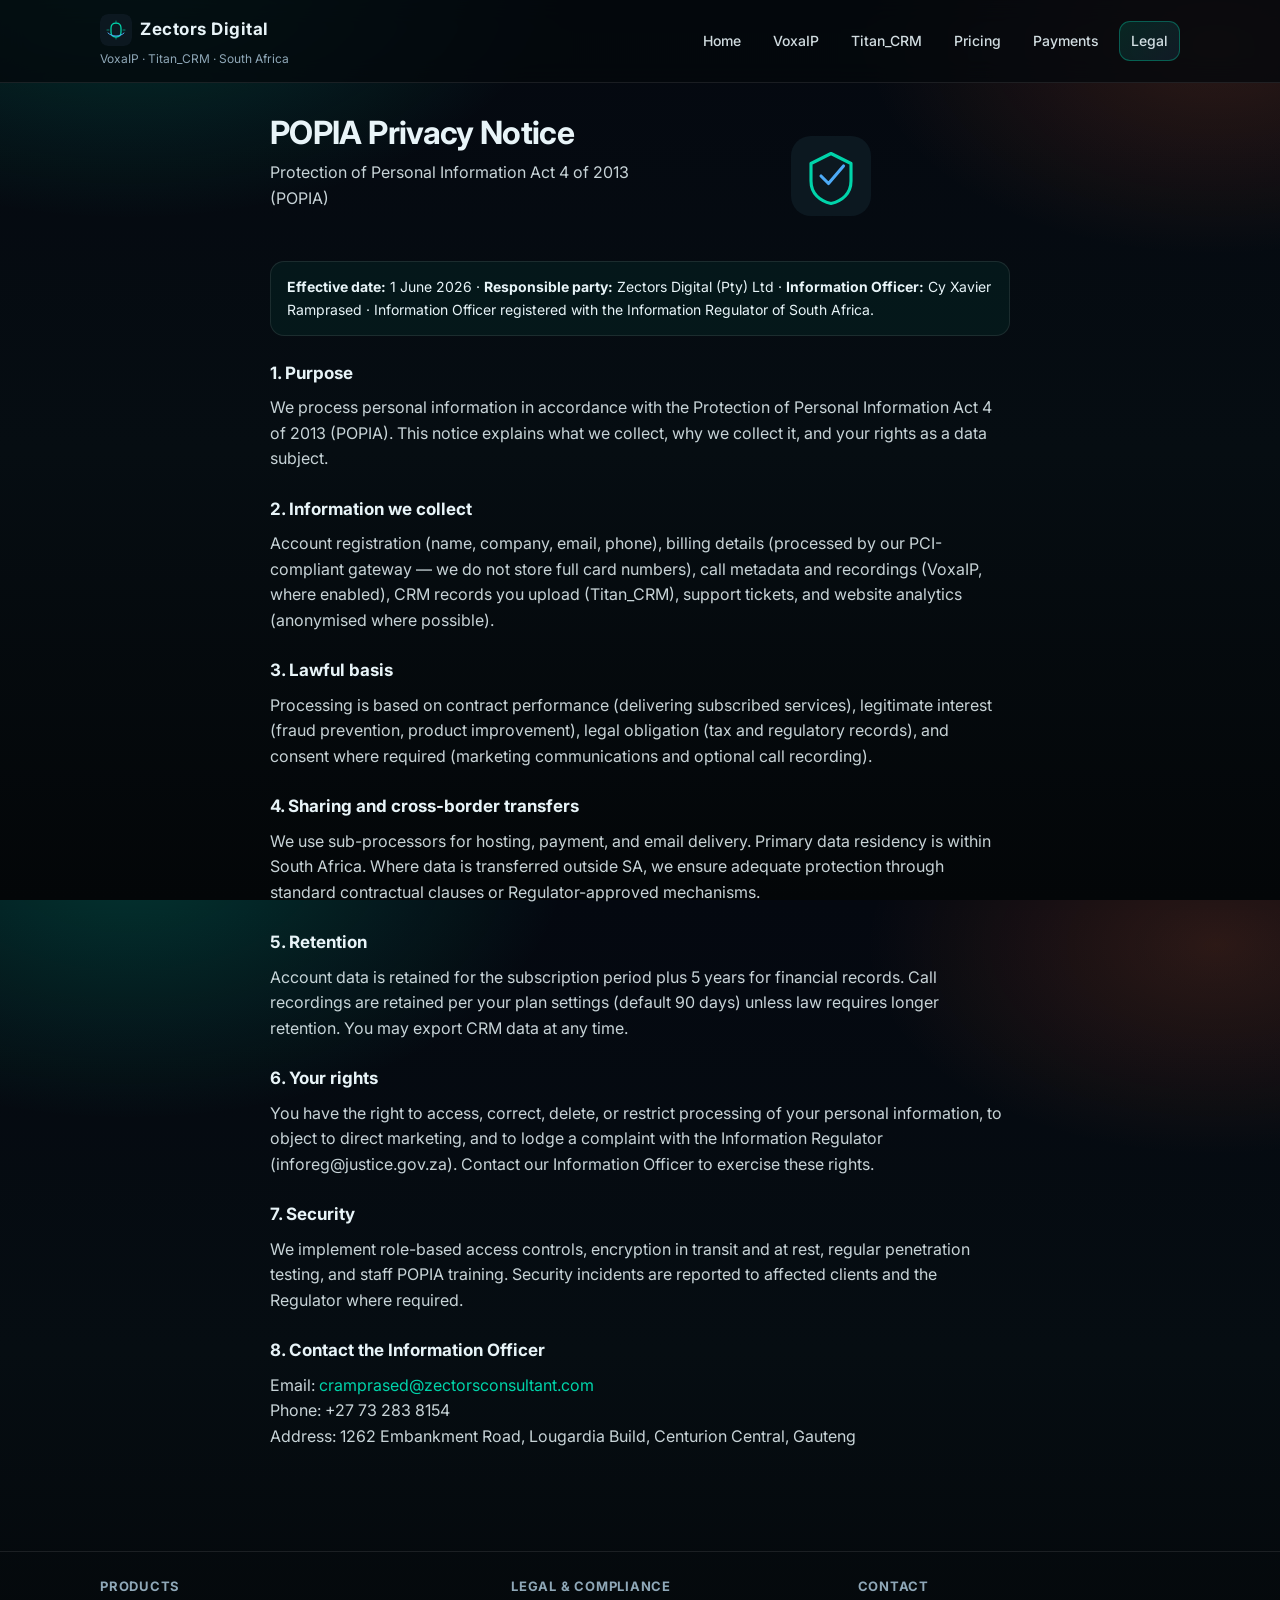
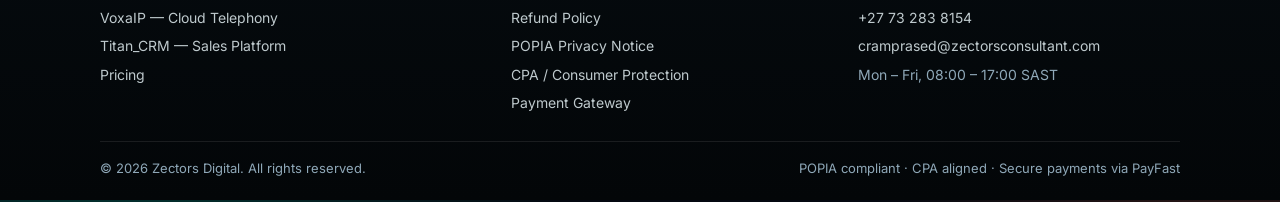
<file: popia.html>
<!doctype html>
<html lang="en">
  <head>
    <meta charset="utf-8" />
    <meta name="viewport" content="width=device-width, initial-scale=1" />
    <meta name="description" content="POPIA privacy notice for VoxaIP and Titan_CRM — data protection and your rights." />
    <title>POPIA Privacy · Zectors Digital</title>
    <link rel="icon" type="image/svg+xml" href="assets/images/icon-voxaip.svg" />
    <meta name="theme-color" content="#060d12" />
    <link rel="stylesheet" href="assets/voxa-styles.css" />
  </head>
  <body>
    <header class="siteHeader">
      <div class="container">
        <div class="navRow">
          <a class="brand" href="index.html">
            <div class="brandLogo">
              <img src="assets/images/icon-voxaip.svg" alt="" width="32" height="32" aria-hidden="true" />
              <strong>Zectors Digital</strong>
            </div>
            <span>VoxaIP · Titan_CRM · South Africa</span>
          </a>
          <nav class="navLinks" aria-label="Primary">
              <a href="index.html" class="">Home</a>
              <a href="voxaip.html" class="">VoxaIP</a>
              <a href="titan-crm.html" class="">Titan_CRM</a>
              <a href="pricing.html" class="">Pricing</a>
              <a href="payment-gateway.html" class="">Payments</a>
              <a href="popia.html" class="active">Legal</a>
          </nav>
        </div>
      </div>
    </header>

    <main>
  <section class="section" style="padding-top:32px;">
    <div class="container legalDoc">
      <div class="heroGridWide" style="margin-bottom:24px;">
        <div>
          <div class="sectionTitle">
            <h2>POPIA Privacy Notice</h2>
            <p>Protection of Personal Information Act 4 of 2013 (POPIA)</p>
          </div>
        </div>
        <div class="cardIcon" style="width:80px;height:80px;margin:0 auto;">
          <img src="assets/images/icon-popia.svg" alt="" aria-hidden="true" />
        </div>
      </div>

      <div class="docMeta">
        <strong>Effective date:</strong> 1 June 2026 ·
        <strong>Responsible party:</strong> Zectors Digital (Pty) Ltd ·
        <strong>Information Officer:</strong> Cy Xavier Ramprased ·
        Information Officer registered with the Information Regulator of South Africa.
      </div>

        <h3>1. Purpose</h3>
        <p>We process personal information in accordance with the Protection of Personal Information Act 4 of 2013 (POPIA). This notice explains what we collect, why we collect it, and your rights as a data subject.</p>
        <h3>2. Information we collect</h3>
        <p>Account registration (name, company, email, phone), billing details (processed by our PCI-compliant gateway — we do not store full card numbers), call metadata and recordings (VoxaIP, where enabled), CRM records you upload (Titan_CRM), support tickets, and website analytics (anonymised where possible).</p>
        <h3>3. Lawful basis</h3>
        <p>Processing is based on contract performance (delivering subscribed services), legitimate interest (fraud prevention, product improvement), legal obligation (tax and regulatory records), and consent where required (marketing communications and optional call recording).</p>
        <h3>4. Sharing and cross-border transfers</h3>
        <p>We use sub-processors for hosting, payment, and email delivery. Primary data residency is within South Africa. Where data is transferred outside SA, we ensure adequate protection through standard contractual clauses or Regulator-approved mechanisms.</p>
        <h3>5. Retention</h3>
        <p>Account data is retained for the subscription period plus 5 years for financial records. Call recordings are retained per your plan settings (default 90 days) unless law requires longer retention. You may export CRM data at any time.</p>
        <h3>6. Your rights</h3>
        <p>You have the right to access, correct, delete, or restrict processing of your personal information, to object to direct marketing, and to lodge a complaint with the Information Regulator (inforeg@justice.gov.za). Contact our Information Officer to exercise these rights.</p>
        <h3>7. Security</h3>
        <p>We implement role-based access controls, encryption in transit and at rest, regular penetration testing, and staff POPIA training. Security incidents are reported to affected clients and the Regulator where required.</p>

      <h3>8. Contact the Information Officer</h3>
      <p>
        Email: <a href="mailto:cramprased@zectorsconsultant.com" style="color:var(--voxa);">cramprased@zectorsconsultant.com</a><br />
        Phone: +27 73 283 8154<br />
        Address: 1262 Embankment Road, Lougardia Build, Centurion Central, Gauteng      </p>
    </div>
  </section>
    </main>

    <footer class="siteFooter">
      <div class="container">
        <div class="footerGrid">
          <div>
            <h4>Products</h4>
            <a href="voxaip.html">VoxaIP — Cloud Telephony</a>
            <a href="titan-crm.html">Titan_CRM — Sales Platform</a>
            <a href="pricing.html">Pricing</a>
          </div>
          <div>
            <h4>Legal &amp; Compliance</h4>
            <a href="refund-policy.html">Refund Policy</a>
            <a href="popia.html">POPIA Privacy Notice</a>
            <a href="cba.html">CPA / Consumer Protection</a>
            <a href="payment-gateway.html">Payment Gateway</a>
          </div>
          <div>
            <h4>Contact</h4>
            <a href="tel:+27732838154">+27 73 283 8154</a>
            <a href="mailto:cramprased@zectorsconsultant.com">cramprased@zectorsconsultant.com</a>
            <span class="muted" style="display:block;font-size:14px;margin-top:6px;">Mon – Fri, 08:00 – 17:00 SAST</span>
          </div>
        </div>
        <div class="footerBottom">
          <span>&copy; 2026 Zectors Digital. All rights reserved.</span>
          <span>POPIA compliant · CPA aligned · Secure payments via PayFast</span>
        </div>
      </div>
    </footer>
  </body>
</html>
</file>
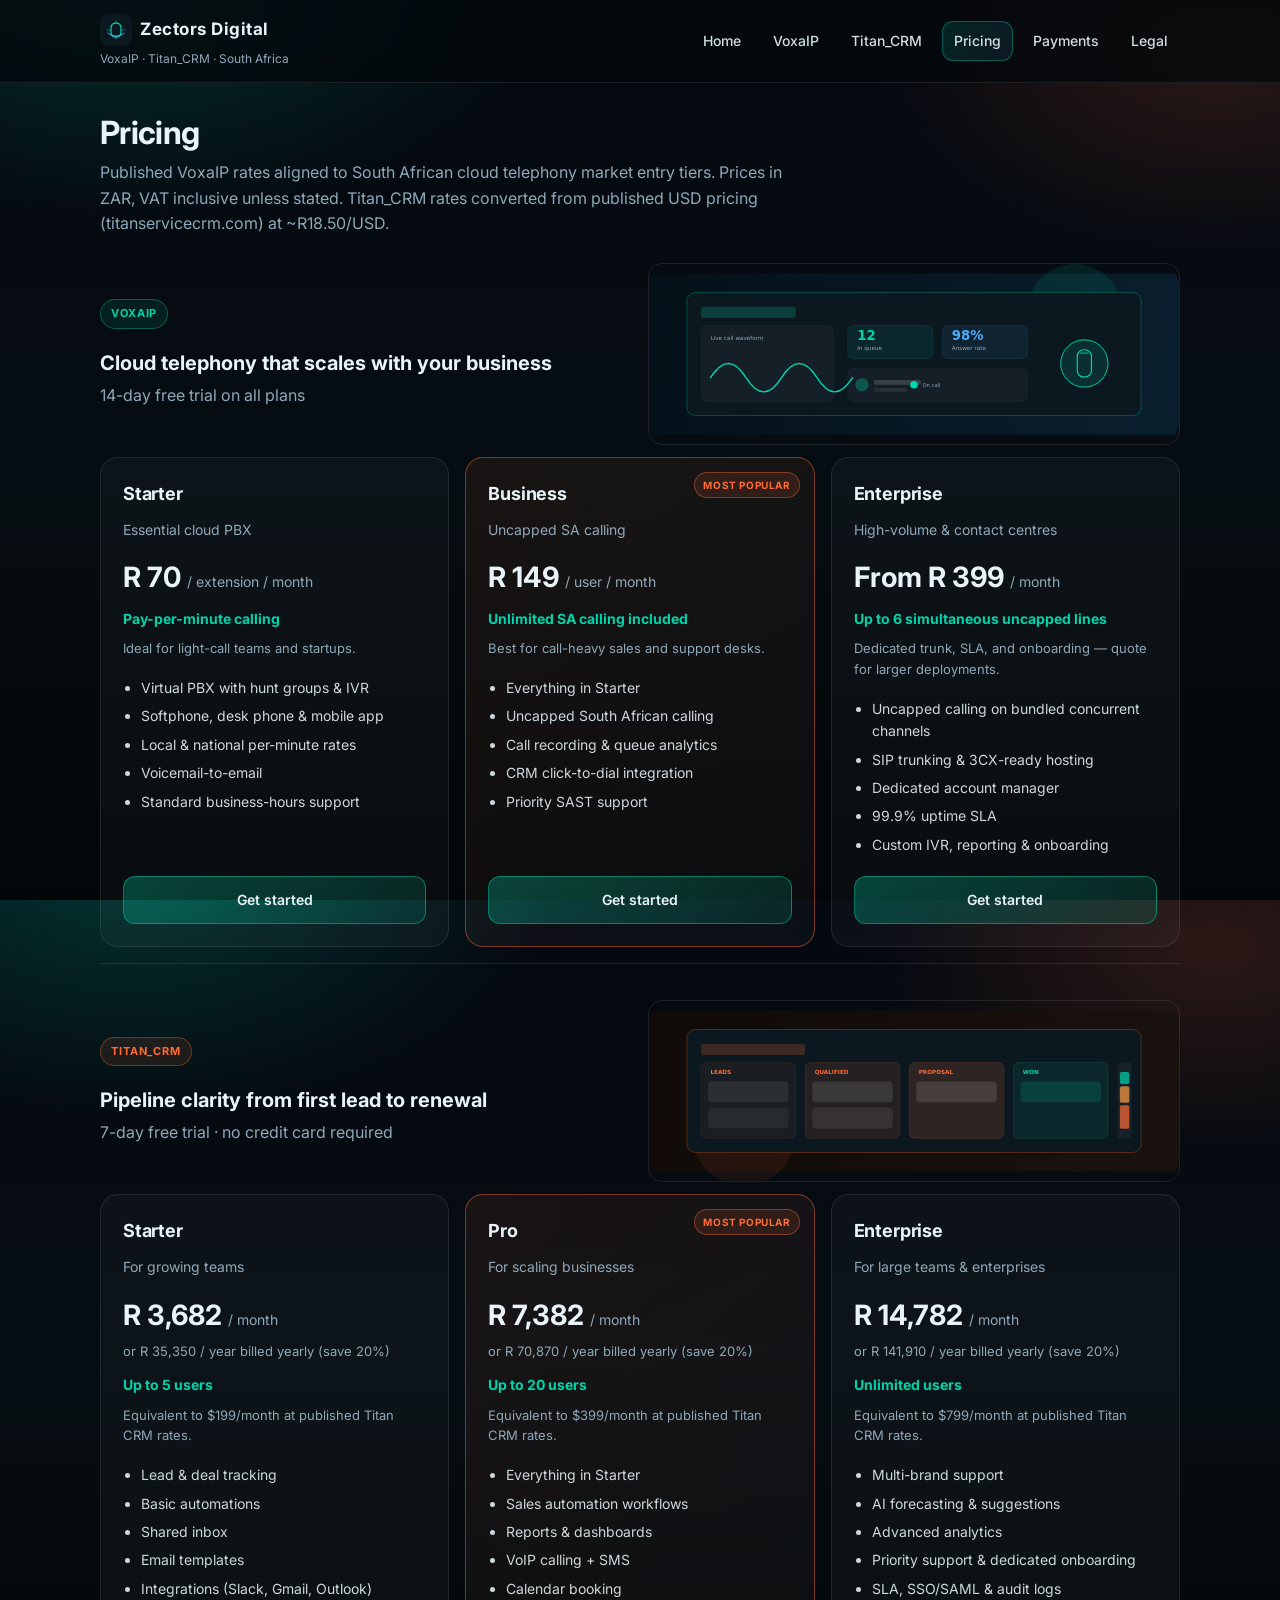
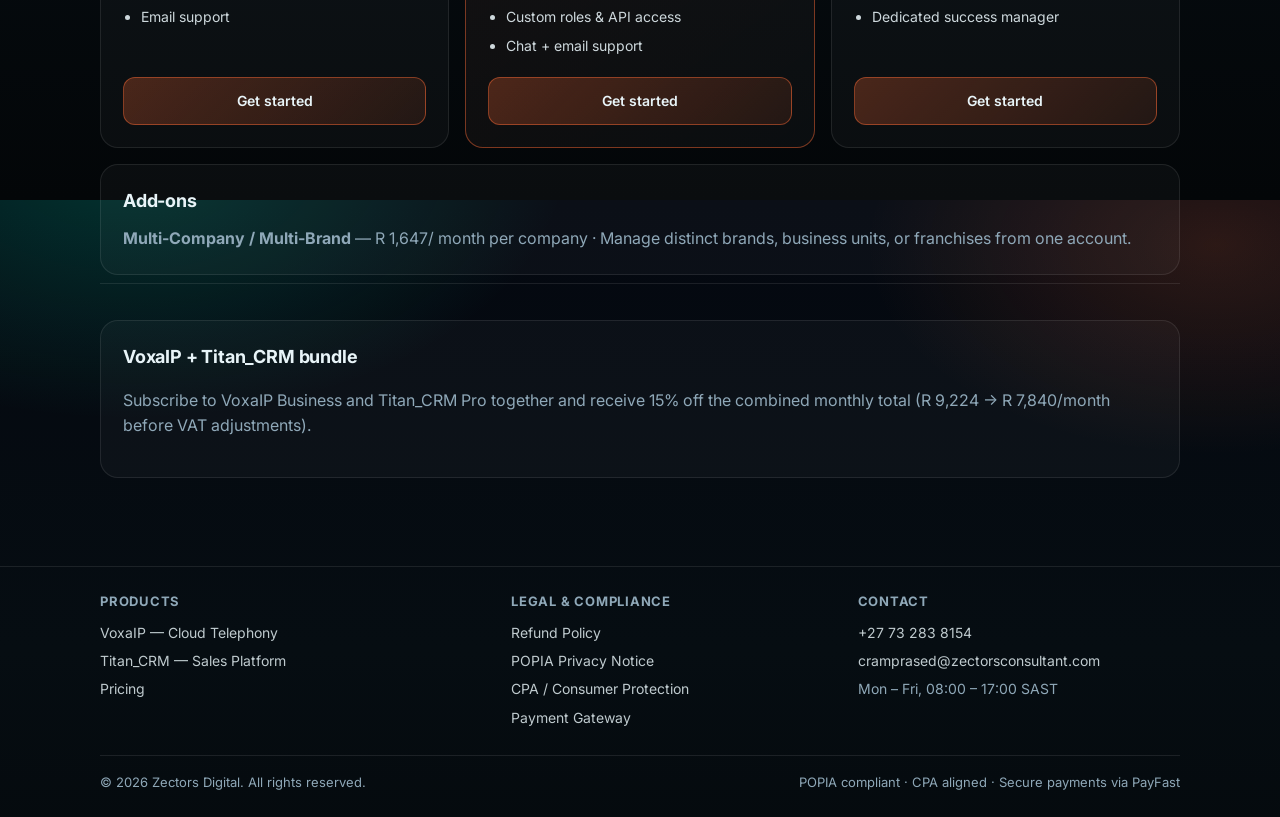
<file: pricing.html>
<!doctype html>
<html lang="en">
  <head>
    <meta charset="utf-8" />
    <meta name="viewport" content="width=device-width, initial-scale=1" />
    <meta name="description" content="VoxaIP and Titan_CRM pricing — ZAR subscriptions with 14-day free trial." />
    <title>Pricing · Zectors Digital</title>
    <link rel="icon" type="image/svg+xml" href="assets/images/icon-voxaip.svg" />
    <meta name="theme-color" content="#060d12" />
    <link rel="stylesheet" href="assets/voxa-styles.css" />
  </head>
  <body>
    <header class="siteHeader">
      <div class="container">
        <div class="navRow">
          <a class="brand" href="index.html">
            <div class="brandLogo">
              <img src="assets/images/icon-voxaip.svg" alt="" width="32" height="32" aria-hidden="true" />
              <strong>Zectors Digital</strong>
            </div>
            <span>VoxaIP · Titan_CRM · South Africa</span>
          </a>
          <nav class="navLinks" aria-label="Primary">
              <a href="index.html" class="">Home</a>
              <a href="voxaip.html" class="">VoxaIP</a>
              <a href="titan-crm.html" class="">Titan_CRM</a>
              <a href="pricing.html" class="active">Pricing</a>
              <a href="payment-gateway.html" class="">Payments</a>
              <a href="popia.html" class="">Legal</a>
          </nav>
        </div>
      </div>
    </header>

    <main>
  <section class="section" style="padding-top:32px;">
    <div class="container">
      <div class="sectionTitle">
        <h2>Pricing</h2>
        <p>Published VoxaIP rates aligned to South African cloud telephony market entry tiers. Prices in ZAR, VAT inclusive unless stated. Titan_CRM rates converted from published USD pricing (titanservicecrm.com) at ~R18.50/USD.</p>
      </div>

        <div class="planSection">
          <div class="grid2" style="align-items:center;margin-bottom:12px;">
            <div>
              <span class="productBadge badgeVoxa">VoxaIP</span>
              <h3 style="margin:8px 0 4px;font-size:20px;">Cloud telephony that scales with your business</h3>
<p class="muted" style="margin:0;">14-day free trial on all plans</p>            </div>
            <div class="cardVisual heroVisualInline" style="margin:0;" aria-hidden="true">
              <svg xmlns="http://www.w3.org/2000/svg" viewBox="0 0 1120 340" fill="none">
  <defs>
    <linearGradient id="vbg" x1="0" y1="0" x2="1120" y2="340" gradientUnits="userSpaceOnUse">
      <stop stop-color="#041018"/>
      <stop offset="1" stop-color="#0a1f2e"/>
    </linearGradient>
  </defs>
  <rect width="1120" height="340" fill="url(#vbg)"/>
  <circle cx="900" cy="80" r="100" fill="#00d4aa" opacity=".1"/>

  <!-- Main dashboard -->
  <rect x="80" y="40" width="960" height="260" rx="18" fill="#0c1820" stroke="rgba(0,212,170,.3)" stroke-width="2"/>
  <rect x="110" y="70" width="200" height="24" rx="6" fill="rgba(0,212,170,.2)"/>
  <rect x="110" y="110" width="280" height="160" rx="12" fill="rgba(255,255,255,.03)" stroke="rgba(255,255,255,.08)"/>
  <path d="M130 220c25-40 50-40 75 0s50 40 75 0 50-40 75 0 50 40 75 0" stroke="#00d4aa" stroke-width="3" fill="none" stroke-linecap="round"/>
  <text x="130" y="140" fill="#8fa8b8" font-family="system-ui,sans-serif" font-size="12">Live call waveform</text>

  <!-- Queue stats -->
  <rect x="420" y="110" width="180" height="70" rx="12" fill="rgba(0,212,170,.08)" stroke="rgba(0,212,170,.25)"/>
  <text x="440" y="140" fill="#00d4aa" font-family="system-ui,sans-serif" font-size="28" font-weight="700">12</text>
  <text x="440" y="162" fill="#8fa8b8" font-family="system-ui,sans-serif" font-size="12">In queue</text>

  <rect x="620" y="110" width="180" height="70" rx="12" fill="rgba(77,171,247,.08)" stroke="rgba(77,171,247,.25)"/>
  <text x="640" y="140" fill="#4dabf7" font-family="system-ui,sans-serif" font-size="28" font-weight="700">98%</text>
  <text x="640" y="162" fill="#8fa8b8" font-family="system-ui,sans-serif" font-size="12">Answer rate</text>

  <!-- Agent list -->
  <rect x="420" y="200" width="380" height="70" rx="12" fill="rgba(255,255,255,.03)" stroke="rgba(255,255,255,.08)"/>
  <circle cx="450" cy="235" r="14" fill="rgba(0,212,170,.3)"/>
  <rect x="475" y="225" width="100" height="10" rx="5" fill="rgba(255,255,255,.15)"/>
  <rect x="475" y="242" width="70" height="8" rx="4" fill="rgba(255,255,255,.08)"/>
  <circle cx="560" cy="235" r="8" fill="#00d4aa"/>
  <text x="578" y="239" fill="#8fa8b8" font-family="system-ui,sans-serif" font-size="11">On call</text>

  <!-- Phone icon -->
  <circle cx="920" cy="190" r="50" fill="rgba(0,212,170,.12)" stroke="#00d4aa" stroke-width="2"/>
  <path d="M905 175c0-8 6-14 15-14s15 6 15 14v30c0 8-6 14-15 14s-15-6-15-14v-30z" stroke="#00d4aa" stroke-width="2.5" fill="none"/>
  <path d="M912 168h16" stroke="#00d4aa" stroke-width="2" stroke-linecap="round"/>
</svg>

            </div>
          </div>
            <div class="grid3 planGrid">
      <div class="card planCard ">
        <h3>Starter</h3>
<p class="planSubtitle muted">Essential cloud PBX</p>        <div class="priceTag">
          R 70
<small>/ extension / month</small>        </div>
<p class="planUsers"><strong>Pay-per-minute calling</strong></p><p class="muted planNote">Ideal for light-call teams and startups.</p>          <ul class="list planFeatures">
              <li>Virtual PBX with hunt groups &amp; IVR</li>
              <li>Softphone, desk phone &amp; mobile app</li>
              <li>Local &amp; national per-minute rates</li>
              <li>Voicemail-to-email</li>
              <li>Standard business-hours support</li>
          </ul>
        <a class="btn btnVoxa" href="mailto:cramprased@zectorsconsultant.com?subject=VoxaIP%20Starter%20Plan" style="margin-top:14px;">Get started</a>
      </div>
      <div class="card planCard planPopular">
<span class="planPopularBadge">Most popular</span>        <h3>Business</h3>
<p class="planSubtitle muted">Uncapped SA calling</p>        <div class="priceTag">
          R 149
<small>/ user / month</small>        </div>
<p class="planUsers"><strong>Unlimited SA calling included</strong></p><p class="muted planNote">Best for call-heavy sales and support desks.</p>          <ul class="list planFeatures">
              <li>Everything in Starter</li>
              <li>Uncapped South African calling</li>
              <li>Call recording &amp; queue analytics</li>
              <li>CRM click-to-dial integration</li>
              <li>Priority SAST support</li>
          </ul>
        <a class="btn btnVoxa" href="mailto:cramprased@zectorsconsultant.com?subject=VoxaIP%20Business%20Plan" style="margin-top:14px;">Get started</a>
      </div>
      <div class="card planCard ">
        <h3>Enterprise</h3>
<p class="planSubtitle muted">High-volume &amp; contact centres</p>        <div class="priceTag">
          From R 399
<small>/ month</small>        </div>
<p class="planUsers"><strong>Up to 6 simultaneous uncapped lines</strong></p><p class="muted planNote">Dedicated trunk, SLA, and onboarding — quote for larger deployments.</p>          <ul class="list planFeatures">
              <li>Uncapped calling on bundled concurrent channels</li>
              <li>SIP trunking &amp; 3CX-ready hosting</li>
              <li>Dedicated account manager</li>
              <li>99.9% uptime SLA</li>
              <li>Custom IVR, reporting &amp; onboarding</li>
          </ul>
        <a class="btn btnVoxa" href="mailto:cramprased@zectorsconsultant.com?subject=VoxaIP%20Enterprise%20Plan" style="margin-top:14px;">Get started</a>
      </div>
  </div>

        </div>
        <div class="planSection">
          <div class="grid2" style="align-items:center;margin-bottom:12px;">
            <div>
              <span class="productBadge badgeTitan">Titan_CRM</span>
              <h3 style="margin:8px 0 4px;font-size:20px;">Pipeline clarity from first lead to renewal</h3>
<p class="muted" style="margin:0;">7-day free trial · no credit card required</p>            </div>
            <div class="cardVisual heroVisualInline" style="margin:0;" aria-hidden="true">
              <svg xmlns="http://www.w3.org/2000/svg" viewBox="0 0 1120 340" fill="none">
  <defs>
    <linearGradient id="tbg" x1="0" y1="0" x2="1120" y2="340" gradientUnits="userSpaceOnUse">
      <stop stop-color="#100a08"/>
      <stop offset="1" stop-color="#1a120e"/>
    </linearGradient>
  </defs>
  <rect width="1120" height="340" fill="url(#tbg)"/>
  <circle cx="200" cy="260" r="110" fill="#ff6b35" opacity=".08"/>

  <!-- CRM dashboard -->
  <rect x="80" y="40" width="960" height="260" rx="18" fill="#0c1820" stroke="rgba(255,107,53,.3)" stroke-width="2"/>
  <rect x="110" y="70" width="220" height="24" rx="6" fill="rgba(255,107,53,.2)"/>

  <!-- Pipeline columns -->
  <rect x="110" y="110" width="200" height="160" rx="12" fill="rgba(255,107,53,.06)" stroke="rgba(255,107,53,.2)"/>
  <text x="130" y="135" fill="#ff6b35" font-family="system-ui,sans-serif" font-size="12" font-weight="600">LEADS</text>
  <rect x="125" y="150" width="170" height="44" rx="8" fill="rgba(255,255,255,.08)"/>
  <rect x="125" y="205" width="170" height="44" rx="8" fill="rgba(255,255,255,.06)"/>

  <rect x="330" y="110" width="200" height="160" rx="12" fill="rgba(255,107,53,.1)" stroke="rgba(255,107,53,.28)"/>
  <text x="350" y="135" fill="#ff6b35" font-family="system-ui,sans-serif" font-size="12" font-weight="600">QUALIFIED</text>
  <rect x="345" y="150" width="170" height="44" rx="8" fill="rgba(255,255,255,.1)"/>
  <rect x="345" y="205" width="170" height="44" rx="8" fill="rgba(255,255,255,.08)"/>

  <rect x="550" y="110" width="200" height="160" rx="12" fill="rgba(255,107,53,.14)" stroke="rgba(255,107,53,.35)"/>
  <text x="570" y="135" fill="#ff6b35" font-family="system-ui,sans-serif" font-size="12" font-weight="600">PROPOSAL</text>
  <rect x="565" y="150" width="170" height="44" rx="8" fill="rgba(255,255,255,.12)"/>

  <rect x="770" y="110" width="200" height="160" rx="12" fill="rgba(0,212,170,.08)" stroke="rgba(0,212,170,.3)"/>
  <text x="790" y="135" fill="#00d4aa" font-family="system-ui,sans-serif" font-size="12" font-weight="600">WON</text>
  <rect x="785" y="150" width="170" height="44" rx="8" fill="rgba(0,212,170,.15)"/>

  <!-- Chart -->
  <rect x="990" y="110" width="30" height="160" rx="6" fill="rgba(255,255,255,.04)"/>
  <rect x="995" y="200" width="20" height="50" rx="4" fill="#ff6b35" opacity=".7"/>
  <rect x="995" y="160" width="20" height="35" rx="4" fill="#ff9f43" opacity=".7"/>
  <rect x="995" y="130" width="20" height="25" rx="4" fill="#00d4aa" opacity=".7"/>
</svg>

            </div>
          </div>
            <div class="grid3 planGrid">
      <div class="card planCard ">
        <h3>Starter</h3>
<p class="planSubtitle muted">For growing teams</p>        <div class="priceTag">
          R 3,682
<small>/ month</small>        </div>
          <p class="planAnnual muted">or R 35,350 / year billed yearly (save 20%)</p>
<p class="planUsers"><strong>Up to 5 users</strong></p><p class="muted planNote">Equivalent to $199/month at published Titan CRM rates.</p>          <ul class="list planFeatures">
              <li>Lead &amp; deal tracking</li>
              <li>Basic automations</li>
              <li>Shared inbox</li>
              <li>Email templates</li>
              <li>Integrations (Slack, Gmail, Outlook)</li>
              <li>Email support</li>
          </ul>
        <a class="btn btnTitan" href="mailto:cramprased@zectorsconsultant.com?subject=Titan_CRM%20Starter%20Plan" style="margin-top:14px;">Get started</a>
      </div>
      <div class="card planCard planPopular">
<span class="planPopularBadge">Most popular</span>        <h3>Pro</h3>
<p class="planSubtitle muted">For scaling businesses</p>        <div class="priceTag">
          R 7,382
<small>/ month</small>        </div>
          <p class="planAnnual muted">or R 70,870 / year billed yearly (save 20%)</p>
<p class="planUsers"><strong>Up to 20 users</strong></p><p class="muted planNote">Equivalent to $399/month at published Titan CRM rates.</p>          <ul class="list planFeatures">
              <li>Everything in Starter</li>
              <li>Sales automation workflows</li>
              <li>Reports &amp; dashboards</li>
              <li>VoIP calling + SMS</li>
              <li>Calendar booking</li>
              <li>Custom roles &amp; API access</li>
              <li>Chat + email support</li>
          </ul>
        <a class="btn btnTitan" href="mailto:cramprased@zectorsconsultant.com?subject=Titan_CRM%20Pro%20Plan" style="margin-top:14px;">Get started</a>
      </div>
      <div class="card planCard ">
        <h3>Enterprise</h3>
<p class="planSubtitle muted">For large teams &amp; enterprises</p>        <div class="priceTag">
          R 14,782
<small>/ month</small>        </div>
          <p class="planAnnual muted">or R 141,910 / year billed yearly (save 20%)</p>
<p class="planUsers"><strong>Unlimited users</strong></p><p class="muted planNote">Equivalent to $799/month at published Titan CRM rates.</p>          <ul class="list planFeatures">
              <li>Multi-brand support</li>
              <li>AI forecasting &amp; suggestions</li>
              <li>Advanced analytics</li>
              <li>Priority support &amp; dedicated onboarding</li>
              <li>SLA, SSO/SAML &amp; audit logs</li>
              <li>Dedicated success manager</li>
          </ul>
        <a class="btn btnTitan" href="mailto:cramprased@zectorsconsultant.com?subject=Titan_CRM%20Enterprise%20Plan" style="margin-top:14px;">Get started</a>
      </div>
  </div>
    <div class="card" style="margin-top:16px;">
      <h3>Add-ons</h3>
        <p class="muted" style="margin:8px 0 0;"><strong style="color:inherit;">Multi-Company / Multi-Brand</strong> — R 1,647/ month per company · Manage distinct brands, business units, or franchises from one account.</p>
    </div>

        </div>

      <div class="card" style="margin-top:28px;">
        <h3>VoxaIP + Titan_CRM bundle</h3>
        <p class="muted">Subscribe to VoxaIP Business and Titan_CRM Pro together and receive 15% off the combined monthly total (R 9,224 → R 7,840/month before VAT adjustments).</p>
      </div>
    </div>
  </section>
    </main>

    <footer class="siteFooter">
      <div class="container">
        <div class="footerGrid">
          <div>
            <h4>Products</h4>
            <a href="voxaip.html">VoxaIP — Cloud Telephony</a>
            <a href="titan-crm.html">Titan_CRM — Sales Platform</a>
            <a href="pricing.html">Pricing</a>
          </div>
          <div>
            <h4>Legal &amp; Compliance</h4>
            <a href="refund-policy.html">Refund Policy</a>
            <a href="popia.html">POPIA Privacy Notice</a>
            <a href="cba.html">CPA / Consumer Protection</a>
            <a href="payment-gateway.html">Payment Gateway</a>
          </div>
          <div>
            <h4>Contact</h4>
            <a href="tel:+27732838154">+27 73 283 8154</a>
            <a href="mailto:cramprased@zectorsconsultant.com">cramprased@zectorsconsultant.com</a>
            <span class="muted" style="display:block;font-size:14px;margin-top:6px;">Mon – Fri, 08:00 – 17:00 SAST</span>
          </div>
        </div>
        <div class="footerBottom">
          <span>&copy; 2026 Zectors Digital. All rights reserved.</span>
          <span>POPIA compliant · CPA aligned · Secure payments via PayFast</span>
        </div>
      </div>
    </footer>
  </body>
</html>
</file>
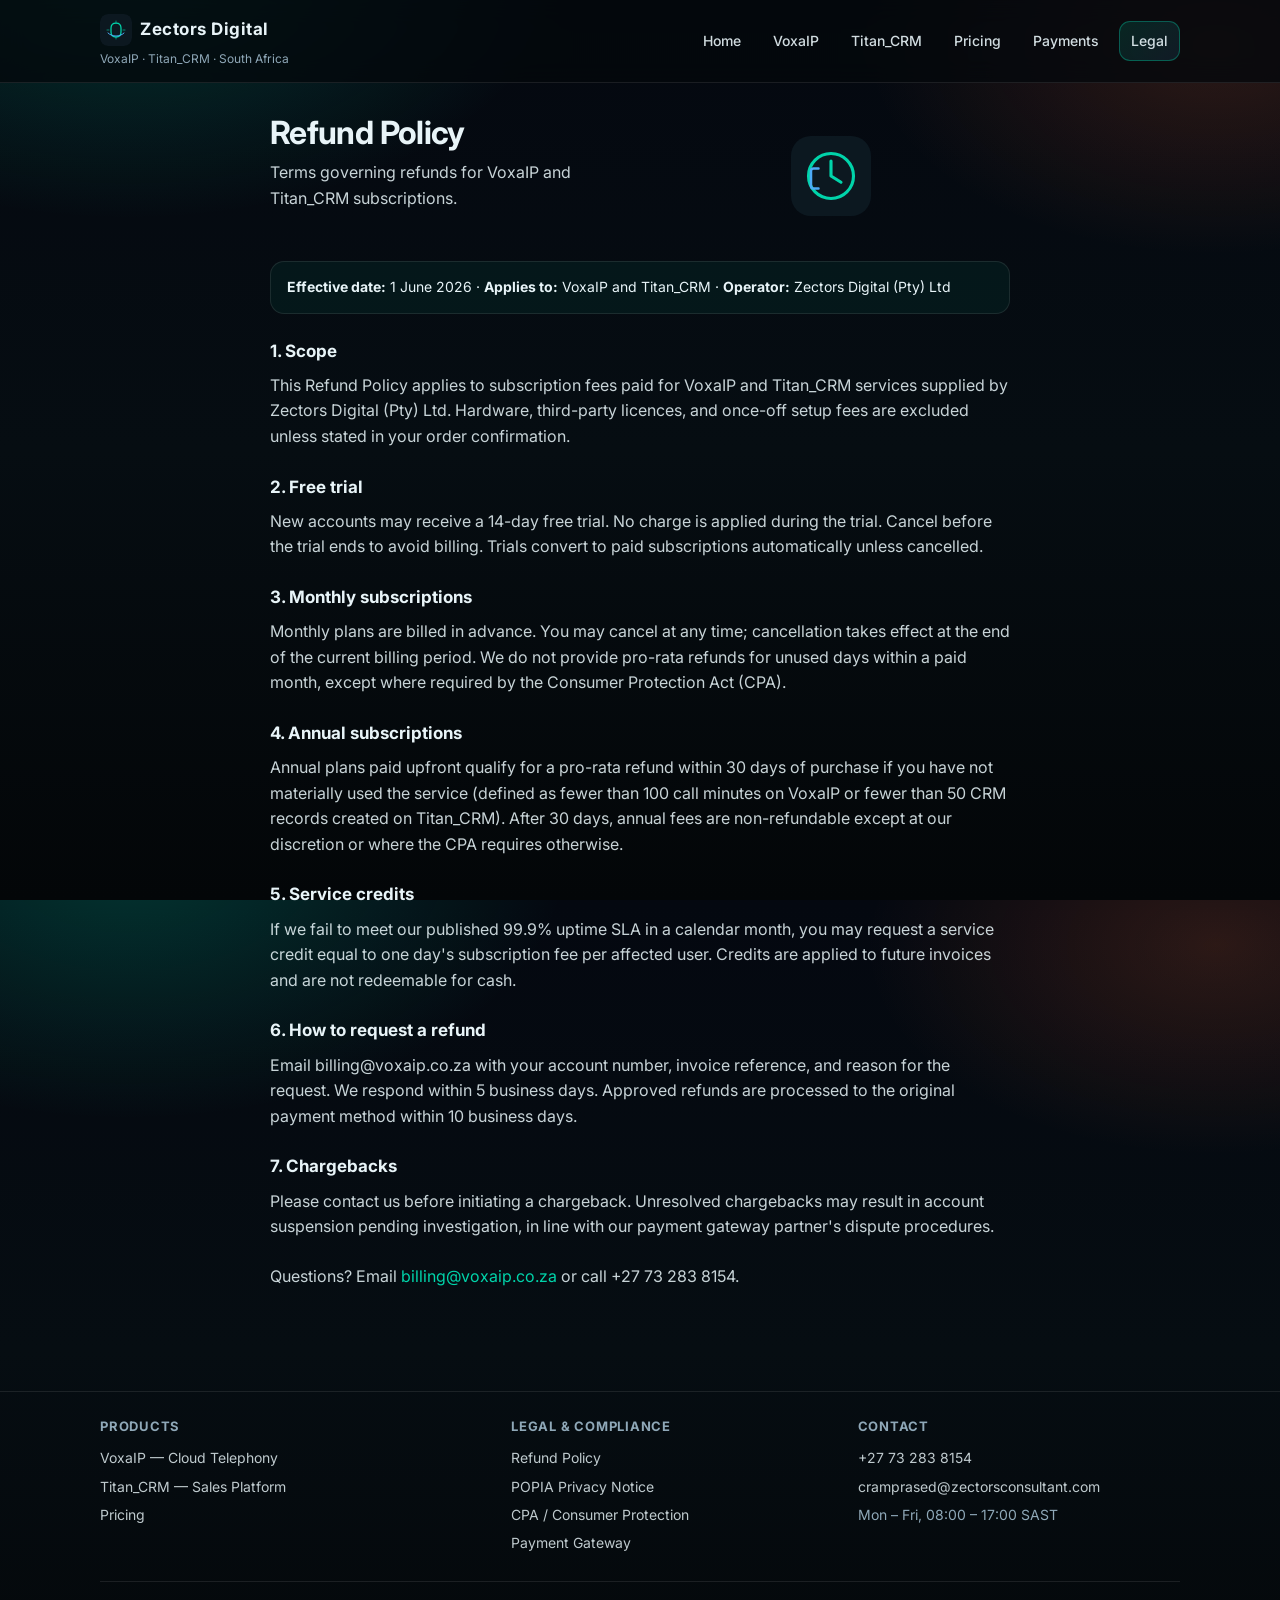
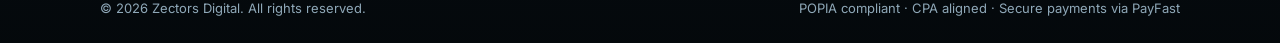
<file: refund-policy.html>
<!doctype html>
<html lang="en">
  <head>
    <meta charset="utf-8" />
    <meta name="viewport" content="width=device-width, initial-scale=1" />
    <meta name="description" content="Refund and cancellation policy for VoxaIP and Titan_CRM subscriptions." />
    <title>Refund Policy · Zectors Digital</title>
    <link rel="icon" type="image/svg+xml" href="assets/images/icon-voxaip.svg" />
    <meta name="theme-color" content="#060d12" />
    <link rel="stylesheet" href="assets/voxa-styles.css" />
  </head>
  <body>
    <header class="siteHeader">
      <div class="container">
        <div class="navRow">
          <a class="brand" href="index.html">
            <div class="brandLogo">
              <img src="assets/images/icon-voxaip.svg" alt="" width="32" height="32" aria-hidden="true" />
              <strong>Zectors Digital</strong>
            </div>
            <span>VoxaIP · Titan_CRM · South Africa</span>
          </a>
          <nav class="navLinks" aria-label="Primary">
              <a href="index.html" class="">Home</a>
              <a href="voxaip.html" class="">VoxaIP</a>
              <a href="titan-crm.html" class="">Titan_CRM</a>
              <a href="pricing.html" class="">Pricing</a>
              <a href="payment-gateway.html" class="">Payments</a>
              <a href="popia.html" class="active">Legal</a>
          </nav>
        </div>
      </div>
    </header>

    <main>
  <section class="section" style="padding-top:32px;">
    <div class="container legalDoc">
      <div class="heroGridWide" style="margin-bottom:24px;">
        <div>
          <div class="sectionTitle">
            <h2>Refund Policy</h2>
            <p>Terms governing refunds for VoxaIP and Titan_CRM subscriptions.</p>
          </div>
        </div>
        <div class="cardIcon" style="width:80px;height:80px;margin:0 auto;">
          <img src="assets/images/icon-refund.svg" alt="" aria-hidden="true" />
        </div>
      </div>

      <div class="docMeta">
        <strong>Effective date:</strong> 1 June 2026 ·
        <strong>Applies to:</strong> VoxaIP and Titan_CRM ·
        <strong>Operator:</strong> Zectors Digital (Pty) Ltd
      </div>

        <h3>1. Scope</h3>
        <p>This Refund Policy applies to subscription fees paid for VoxaIP and Titan_CRM services supplied by Zectors Digital (Pty) Ltd. Hardware, third-party licences, and once-off setup fees are excluded unless stated in your order confirmation.</p>
        <h3>2. Free trial</h3>
        <p>New accounts may receive a 14-day free trial. No charge is applied during the trial. Cancel before the trial ends to avoid billing. Trials convert to paid subscriptions automatically unless cancelled.</p>
        <h3>3. Monthly subscriptions</h3>
        <p>Monthly plans are billed in advance. You may cancel at any time; cancellation takes effect at the end of the current billing period. We do not provide pro-rata refunds for unused days within a paid month, except where required by the Consumer Protection Act (CPA).</p>
        <h3>4. Annual subscriptions</h3>
        <p>Annual plans paid upfront qualify for a pro-rata refund within 30 days of purchase if you have not materially used the service (defined as fewer than 100 call minutes on VoxaIP or fewer than 50 CRM records created on Titan_CRM). After 30 days, annual fees are non-refundable except at our discretion or where the CPA requires otherwise.</p>
        <h3>5. Service credits</h3>
        <p>If we fail to meet our published 99.9% uptime SLA in a calendar month, you may request a service credit equal to one day&#39;s subscription fee per affected user. Credits are applied to future invoices and are not redeemable for cash.</p>
        <h3>6. How to request a refund</h3>
        <p>Email billing@voxaip.co.za with your account number, invoice reference, and reason for the request. We respond within 5 business days. Approved refunds are processed to the original payment method within 10 business days.</p>
        <h3>7. Chargebacks</h3>
        <p>Please contact us before initiating a chargeback. Unresolved chargebacks may result in account suspension pending investigation, in line with our payment gateway partner&#39;s dispute procedures.</p>

      <p class="muted" style="margin-top:24px;">
        Questions? Email <a href="mailto:cramprased@zectorsconsultant.com" style="color:var(--voxa);">billing@voxaip.co.za</a> or call +27 73 283 8154.
      </p>
    </div>
  </section>
    </main>

    <footer class="siteFooter">
      <div class="container">
        <div class="footerGrid">
          <div>
            <h4>Products</h4>
            <a href="voxaip.html">VoxaIP — Cloud Telephony</a>
            <a href="titan-crm.html">Titan_CRM — Sales Platform</a>
            <a href="pricing.html">Pricing</a>
          </div>
          <div>
            <h4>Legal &amp; Compliance</h4>
            <a href="refund-policy.html">Refund Policy</a>
            <a href="popia.html">POPIA Privacy Notice</a>
            <a href="cba.html">CPA / Consumer Protection</a>
            <a href="payment-gateway.html">Payment Gateway</a>
          </div>
          <div>
            <h4>Contact</h4>
            <a href="tel:+27732838154">+27 73 283 8154</a>
            <a href="mailto:cramprased@zectorsconsultant.com">cramprased@zectorsconsultant.com</a>
            <span class="muted" style="display:block;font-size:14px;margin-top:6px;">Mon – Fri, 08:00 – 17:00 SAST</span>
          </div>
        </div>
        <div class="footerBottom">
          <span>&copy; 2026 Zectors Digital. All rights reserved.</span>
          <span>POPIA compliant · CPA aligned · Secure payments via PayFast</span>
        </div>
      </div>
    </footer>
  </body>
</html>
</file>
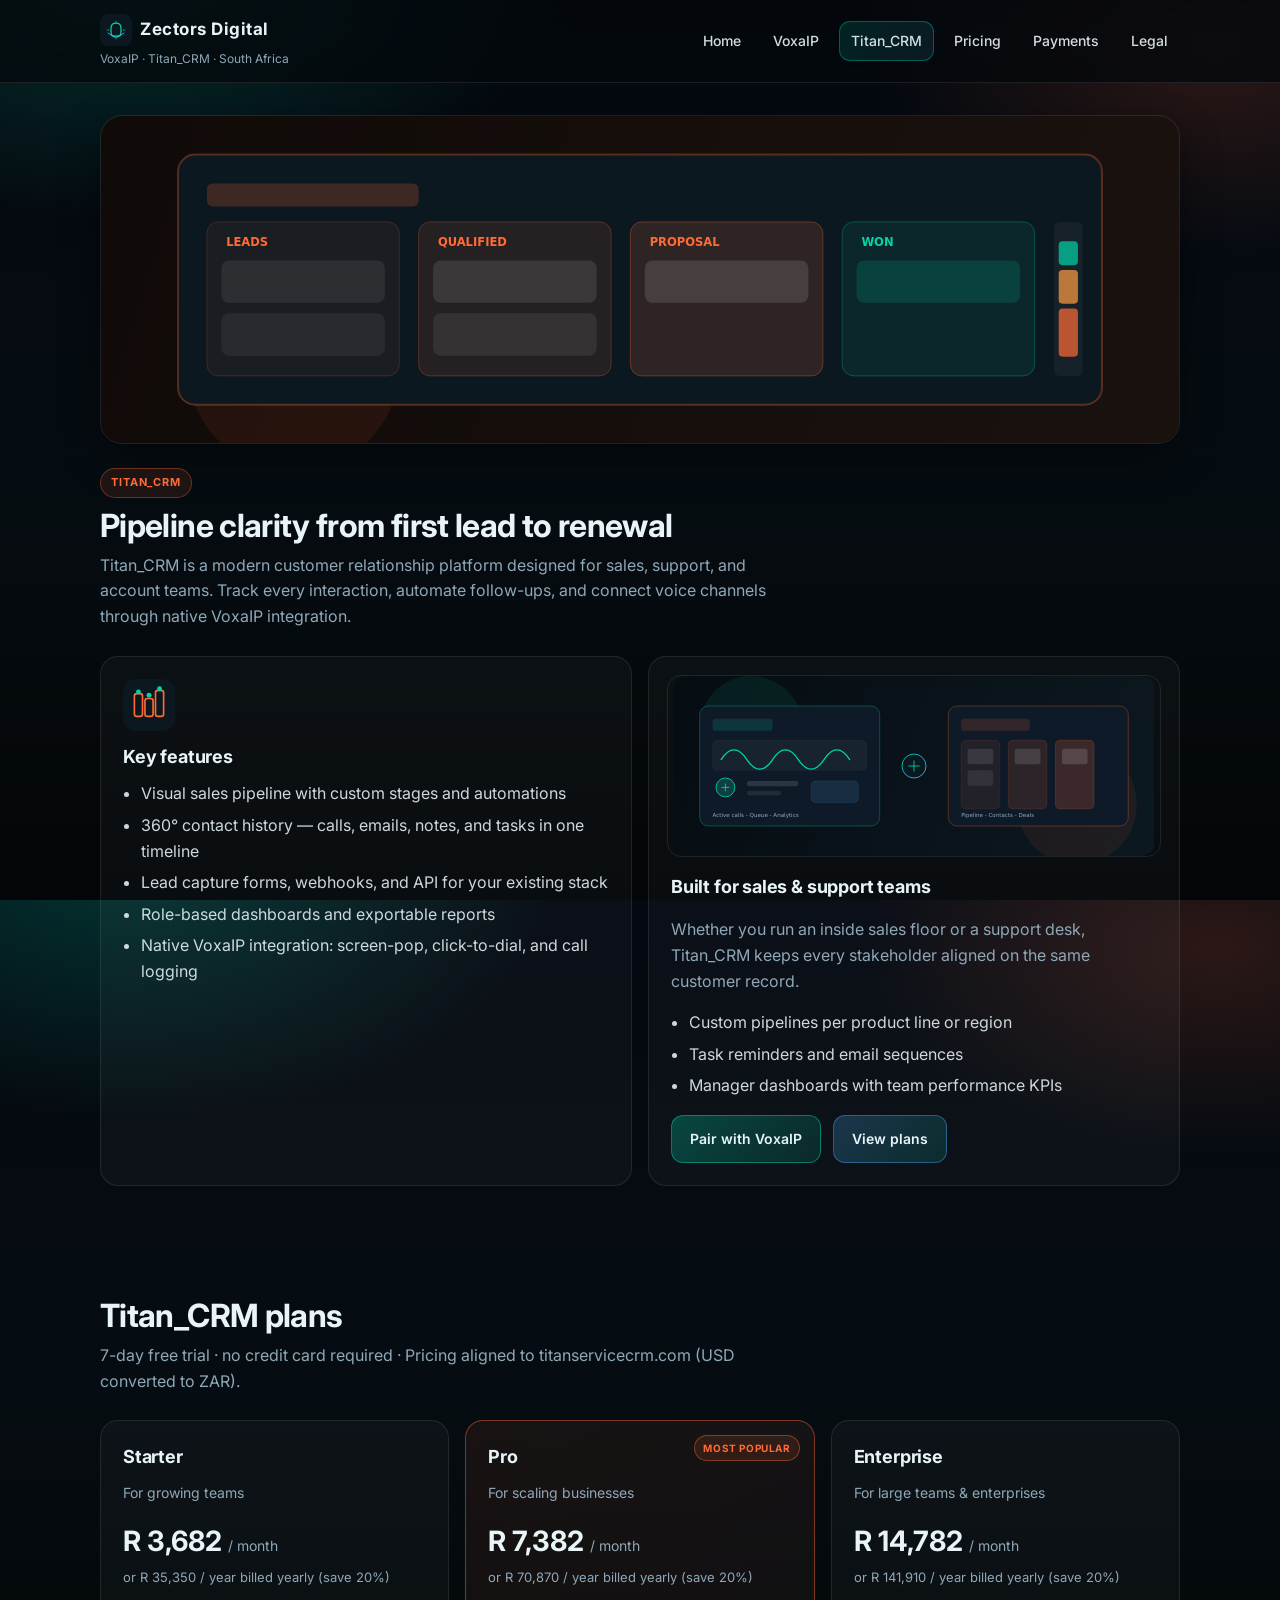
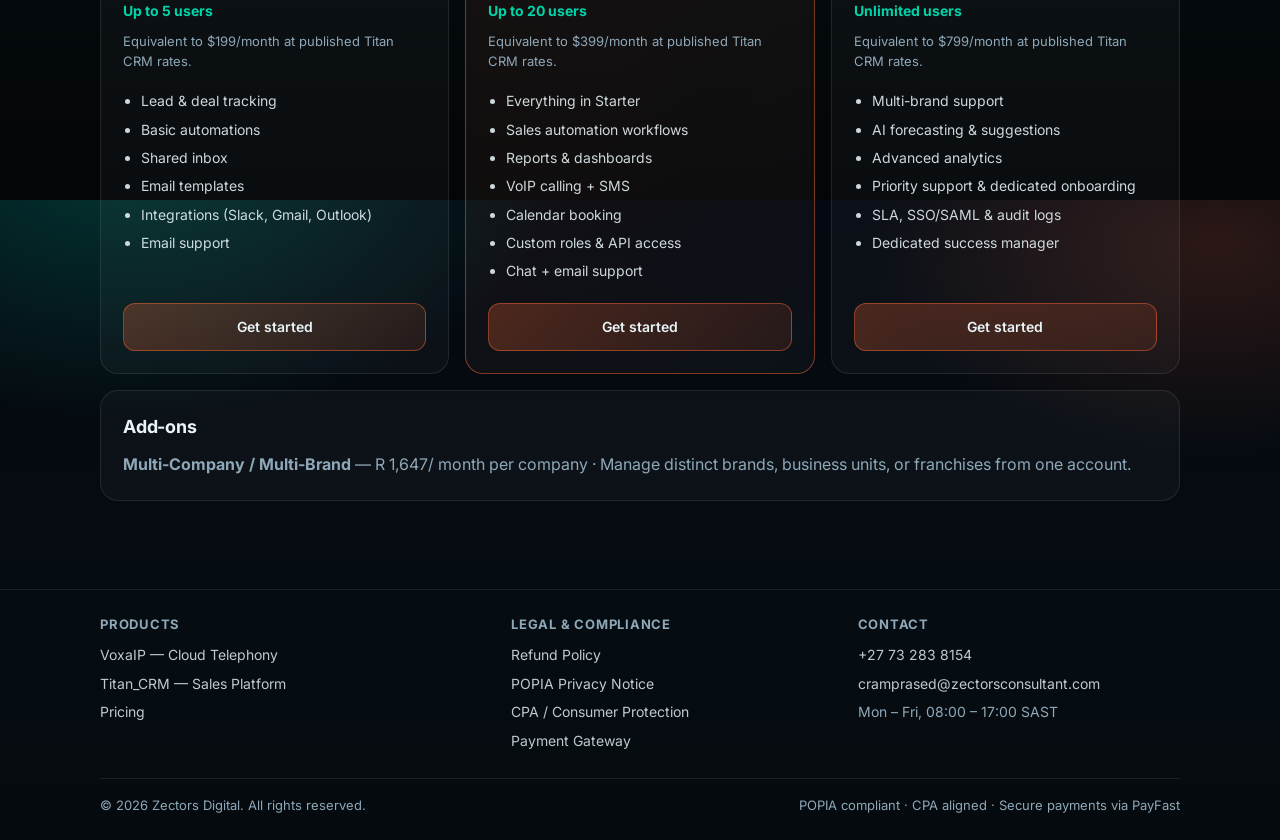
<file: titan-crm.html>
<!doctype html>
<html lang="en">
  <head>
    <meta charset="utf-8" />
    <meta name="viewport" content="width=device-width, initial-scale=1" />
    <meta name="description" content="Titan_CRM — sales pipeline, contact management, and VoxaIP integration." />
    <title>Titan_CRM · Zectors Digital</title>
    <link rel="icon" type="image/svg+xml" href="assets/images/icon-voxaip.svg" />
    <meta name="theme-color" content="#060d12" />
    <link rel="stylesheet" href="assets/voxa-styles.css" />
  </head>
  <body>
    <header class="siteHeader">
      <div class="container">
        <div class="navRow">
          <a class="brand" href="index.html">
            <div class="brandLogo">
              <img src="assets/images/icon-voxaip.svg" alt="" width="32" height="32" aria-hidden="true" />
              <strong>Zectors Digital</strong>
            </div>
            <span>VoxaIP · Titan_CRM · South Africa</span>
          </a>
          <nav class="navLinks" aria-label="Primary">
              <a href="index.html" class="">Home</a>
              <a href="voxaip.html" class="">VoxaIP</a>
              <a href="titan-crm.html" class="active">Titan_CRM</a>
              <a href="pricing.html" class="">Pricing</a>
              <a href="payment-gateway.html" class="">Payments</a>
              <a href="popia.html" class="">Legal</a>
          </nav>
        </div>
      </div>
    </header>

    <main>
  <section class="section" style="padding-top:32px;">
    <div class="container">
      <div class="productHero heroVisualInline" aria-hidden="true">
        <svg xmlns="http://www.w3.org/2000/svg" viewBox="0 0 1120 340" fill="none">
  <defs>
    <linearGradient id="tbg" x1="0" y1="0" x2="1120" y2="340" gradientUnits="userSpaceOnUse">
      <stop stop-color="#100a08"/>
      <stop offset="1" stop-color="#1a120e"/>
    </linearGradient>
  </defs>
  <rect width="1120" height="340" fill="url(#tbg)"/>
  <circle cx="200" cy="260" r="110" fill="#ff6b35" opacity=".08"/>

  <!-- CRM dashboard -->
  <rect x="80" y="40" width="960" height="260" rx="18" fill="#0c1820" stroke="rgba(255,107,53,.3)" stroke-width="2"/>
  <rect x="110" y="70" width="220" height="24" rx="6" fill="rgba(255,107,53,.2)"/>

  <!-- Pipeline columns -->
  <rect x="110" y="110" width="200" height="160" rx="12" fill="rgba(255,107,53,.06)" stroke="rgba(255,107,53,.2)"/>
  <text x="130" y="135" fill="#ff6b35" font-family="system-ui,sans-serif" font-size="12" font-weight="600">LEADS</text>
  <rect x="125" y="150" width="170" height="44" rx="8" fill="rgba(255,255,255,.08)"/>
  <rect x="125" y="205" width="170" height="44" rx="8" fill="rgba(255,255,255,.06)"/>

  <rect x="330" y="110" width="200" height="160" rx="12" fill="rgba(255,107,53,.1)" stroke="rgba(255,107,53,.28)"/>
  <text x="350" y="135" fill="#ff6b35" font-family="system-ui,sans-serif" font-size="12" font-weight="600">QUALIFIED</text>
  <rect x="345" y="150" width="170" height="44" rx="8" fill="rgba(255,255,255,.1)"/>
  <rect x="345" y="205" width="170" height="44" rx="8" fill="rgba(255,255,255,.08)"/>

  <rect x="550" y="110" width="200" height="160" rx="12" fill="rgba(255,107,53,.14)" stroke="rgba(255,107,53,.35)"/>
  <text x="570" y="135" fill="#ff6b35" font-family="system-ui,sans-serif" font-size="12" font-weight="600">PROPOSAL</text>
  <rect x="565" y="150" width="170" height="44" rx="8" fill="rgba(255,255,255,.12)"/>

  <rect x="770" y="110" width="200" height="160" rx="12" fill="rgba(0,212,170,.08)" stroke="rgba(0,212,170,.3)"/>
  <text x="790" y="135" fill="#00d4aa" font-family="system-ui,sans-serif" font-size="12" font-weight="600">WON</text>
  <rect x="785" y="150" width="170" height="44" rx="8" fill="rgba(0,212,170,.15)"/>

  <!-- Chart -->
  <rect x="990" y="110" width="30" height="160" rx="6" fill="rgba(255,255,255,.04)"/>
  <rect x="995" y="200" width="20" height="50" rx="4" fill="#ff6b35" opacity=".7"/>
  <rect x="995" y="160" width="20" height="35" rx="4" fill="#ff9f43" opacity=".7"/>
  <rect x="995" y="130" width="20" height="25" rx="4" fill="#00d4aa" opacity=".7"/>
</svg>

      </div>
      <span class="productBadge badgeTitan">Titan_CRM</span>
      <div class="sectionTitle">
        <h2>Pipeline clarity from first lead to renewal</h2>
        <p>Titan_CRM is a modern customer relationship platform designed for sales, support, and account teams. Track every interaction, automate follow-ups, and connect voice channels through native VoxaIP integration.</p>
      </div>

      <div class="grid2">
        <div class="card">
          <div class="cardIcon"><img src="assets/images/icon-titan.svg" alt="" aria-hidden="true" /></div>
          <h3>Key features</h3>
          <ul class="list">
              <li>Visual sales pipeline with custom stages and automations</li>
              <li>360° contact history — calls, emails, notes, and tasks in one timeline</li>
              <li>Lead capture forms, webhooks, and API for your existing stack</li>
              <li>Role-based dashboards and exportable reports</li>
              <li>Native VoxaIP integration: screen-pop, click-to-dial, and call logging</li>
          </ul>
        </div>
        <div class="card">
          <div class="cardVisual heroVisualInline" aria-hidden="true">
            <svg xmlns="http://www.w3.org/2000/svg" viewBox="0 0 1120 420" fill="none">
  <defs>
    <linearGradient id="bg" x1="0" y1="0" x2="1120" y2="420" gradientUnits="userSpaceOnUse">
      <stop stop-color="#060d12"/>
      <stop offset="1" stop-color="#0c1820"/>
    </linearGradient>
    <linearGradient id="teal" x1="0" y1="0" x2="1" y2="1">
      <stop stop-color="#00d4aa"/>
      <stop offset="1" stop-color="#4dabf7"/>
    </linearGradient>
    <linearGradient id="orange" x1="0" y1="0" x2="1" y2="1">
      <stop stop-color="#ff6b35"/>
      <stop offset="1" stop-color="#ff9f43"/>
    </linearGradient>
  </defs>
  <rect width="1120" height="420" fill="url(#bg)"/>
  <circle cx="180" cy="120" r="120" fill="#00d4aa" opacity=".08"/>
  <circle cx="940" cy="300" r="140" fill="#ff6b35" opacity=".08"/>

  <!-- VoxaIP panel -->
  <rect x="60" y="70" width="420" height="280" rx="20" fill="#0f1a28" stroke="rgba(0,212,170,.35)" stroke-width="2"/>
  <rect x="90" y="100" width="140" height="28" rx="8" fill="rgba(0,212,170,.15)"/>
  <rect x="90" y="150" width="360" height="70" rx="12" fill="rgba(255,255,255,.04)" stroke="rgba(255,255,255,.08)"/>
  <path d="M110 195c20-30 40-30 60 0s40 30 60 0 40-30 60 0 40 30 60 0 40-30 60 0" stroke="#00d4aa" stroke-width="3" stroke-linecap="round"/>
  <circle cx="120" cy="260" r="22" fill="rgba(0,212,170,.2)" stroke="#00d4aa" stroke-width="2"/>
  <path d="M112 260h16M120 252v16" stroke="#00d4aa" stroke-width="2" stroke-linecap="round"/>
  <rect x="170" y="245" width="120" height="12" rx="6" fill="rgba(255,255,255,.12)"/>
  <rect x="170" y="268" width="80" height="10" rx="5" fill="rgba(255,255,255,.08)"/>
  <rect x="320" y="245" width="110" height="50" rx="10" fill="rgba(77,171,247,.12)" stroke="rgba(77,171,247,.3)"/>
  <text x="90" y="330" fill="#8fa8b8" font-family="system-ui,sans-serif" font-size="13">Active calls - Queue - Analytics</text>

  <!-- Connection bridge -->
  <path d="M500 210h120" stroke="url(#teal)" stroke-width="3" stroke-dasharray="8 6"/>
  <circle cx="560" cy="210" r="28" fill="#0c1820" stroke="url(#teal)" stroke-width="2"/>
  <path d="M548 210h24M560 198v24" stroke="#00d4aa" stroke-width="2" stroke-linecap="round"/>

  <!-- Titan CRM panel -->
  <rect x="640" y="70" width="420" height="280" rx="20" fill="#0f1a28" stroke="rgba(255,107,53,.35)" stroke-width="2"/>
  <rect x="670" y="100" width="160" height="28" rx="8" fill="rgba(255,107,53,.15)"/>
  <rect x="670" y="150" width="90" height="160" rx="10" fill="rgba(255,107,53,.08)" stroke="rgba(255,107,53,.25)"/>
  <rect x="780" y="150" width="90" height="160" rx="10" fill="rgba(255,107,53,.12)" stroke="rgba(255,107,53,.35)"/>
  <rect x="890" y="150" width="90" height="160" rx="10" fill="rgba(255,107,53,.18)" stroke="rgba(255,107,53,.45)"/>
  <rect x="685" y="170" width="60" height="36" rx="6" fill="rgba(255,255,255,.1)"/>
  <rect x="685" y="220" width="60" height="36" rx="6" fill="rgba(255,255,255,.08)"/>
  <rect x="795" y="170" width="60" height="36" rx="6" fill="rgba(255,255,255,.12)"/>
  <rect x="905" y="170" width="60" height="36" rx="6" fill="rgba(255,255,255,.14)"/>
  <text x="670" y="330" fill="#8fa8b8" font-family="system-ui,sans-serif" font-size="13">Pipeline - Contacts - Deals</text>
</svg>

          </div>
          <h3>Built for sales &amp; support teams</h3>
          <p class="muted">Whether you run an inside sales floor or a support desk, Titan_CRM keeps every stakeholder aligned on the same customer record.</p>
          <ul class="list">
            <li>Custom pipelines per product line or region</li>
            <li>Task reminders and email sequences</li>
            <li>Manager dashboards with team performance KPIs</li>
          </ul>
          <div class="ctaRow" style="margin-top:16px;">
            <a class="btn btnVoxa" href="voxaip.html">Pair with VoxaIP</a>
            <a class="btn btnPrimary" href="#plans">View plans</a>
          </div>
        </div>
      </div>
    </div>
  </section>

  <section class="section" id="plans">
    <div class="container">
      <div class="sectionTitle">
        <h2>Titan_CRM plans</h2>
        <p>7-day free trial · no credit card required · Pricing aligned to titanservicecrm.com (USD converted to ZAR).</p>
      </div>
        <div class="grid3 planGrid">
      <div class="card planCard ">
        <h3>Starter</h3>
<p class="planSubtitle muted">For growing teams</p>        <div class="priceTag">
          R 3,682
<small>/ month</small>        </div>
          <p class="planAnnual muted">or R 35,350 / year billed yearly (save 20%)</p>
<p class="planUsers"><strong>Up to 5 users</strong></p><p class="muted planNote">Equivalent to $199/month at published Titan CRM rates.</p>          <ul class="list planFeatures">
              <li>Lead &amp; deal tracking</li>
              <li>Basic automations</li>
              <li>Shared inbox</li>
              <li>Email templates</li>
              <li>Integrations (Slack, Gmail, Outlook)</li>
              <li>Email support</li>
          </ul>
        <a class="btn btnTitan" href="mailto:cramprased@zectorsconsultant.com?subject=Titan_CRM%20Starter%20Plan" style="margin-top:14px;">Get started</a>
      </div>
      <div class="card planCard planPopular">
<span class="planPopularBadge">Most popular</span>        <h3>Pro</h3>
<p class="planSubtitle muted">For scaling businesses</p>        <div class="priceTag">
          R 7,382
<small>/ month</small>        </div>
          <p class="planAnnual muted">or R 70,870 / year billed yearly (save 20%)</p>
<p class="planUsers"><strong>Up to 20 users</strong></p><p class="muted planNote">Equivalent to $399/month at published Titan CRM rates.</p>          <ul class="list planFeatures">
              <li>Everything in Starter</li>
              <li>Sales automation workflows</li>
              <li>Reports &amp; dashboards</li>
              <li>VoIP calling + SMS</li>
              <li>Calendar booking</li>
              <li>Custom roles &amp; API access</li>
              <li>Chat + email support</li>
          </ul>
        <a class="btn btnTitan" href="mailto:cramprased@zectorsconsultant.com?subject=Titan_CRM%20Pro%20Plan" style="margin-top:14px;">Get started</a>
      </div>
      <div class="card planCard ">
        <h3>Enterprise</h3>
<p class="planSubtitle muted">For large teams &amp; enterprises</p>        <div class="priceTag">
          R 14,782
<small>/ month</small>        </div>
          <p class="planAnnual muted">or R 141,910 / year billed yearly (save 20%)</p>
<p class="planUsers"><strong>Unlimited users</strong></p><p class="muted planNote">Equivalent to $799/month at published Titan CRM rates.</p>          <ul class="list planFeatures">
              <li>Multi-brand support</li>
              <li>AI forecasting &amp; suggestions</li>
              <li>Advanced analytics</li>
              <li>Priority support &amp; dedicated onboarding</li>
              <li>SLA, SSO/SAML &amp; audit logs</li>
              <li>Dedicated success manager</li>
          </ul>
        <a class="btn btnTitan" href="mailto:cramprased@zectorsconsultant.com?subject=Titan_CRM%20Enterprise%20Plan" style="margin-top:14px;">Get started</a>
      </div>
  </div>
    <div class="card" style="margin-top:16px;">
      <h3>Add-ons</h3>
        <p class="muted" style="margin:8px 0 0;"><strong style="color:inherit;">Multi-Company / Multi-Brand</strong> — R 1,647/ month per company · Manage distinct brands, business units, or franchises from one account.</p>
    </div>

    </div>
  </section>
    </main>

    <footer class="siteFooter">
      <div class="container">
        <div class="footerGrid">
          <div>
            <h4>Products</h4>
            <a href="voxaip.html">VoxaIP — Cloud Telephony</a>
            <a href="titan-crm.html">Titan_CRM — Sales Platform</a>
            <a href="pricing.html">Pricing</a>
          </div>
          <div>
            <h4>Legal &amp; Compliance</h4>
            <a href="refund-policy.html">Refund Policy</a>
            <a href="popia.html">POPIA Privacy Notice</a>
            <a href="cba.html">CPA / Consumer Protection</a>
            <a href="payment-gateway.html">Payment Gateway</a>
          </div>
          <div>
            <h4>Contact</h4>
            <a href="tel:+27732838154">+27 73 283 8154</a>
            <a href="mailto:cramprased@zectorsconsultant.com">cramprased@zectorsconsultant.com</a>
            <span class="muted" style="display:block;font-size:14px;margin-top:6px;">Mon – Fri, 08:00 – 17:00 SAST</span>
          </div>
        </div>
        <div class="footerBottom">
          <span>&copy; 2026 Zectors Digital. All rights reserved.</span>
          <span>POPIA compliant · CPA aligned · Secure payments via PayFast</span>
        </div>
      </div>
    </footer>
  </body>
</html>
</file>
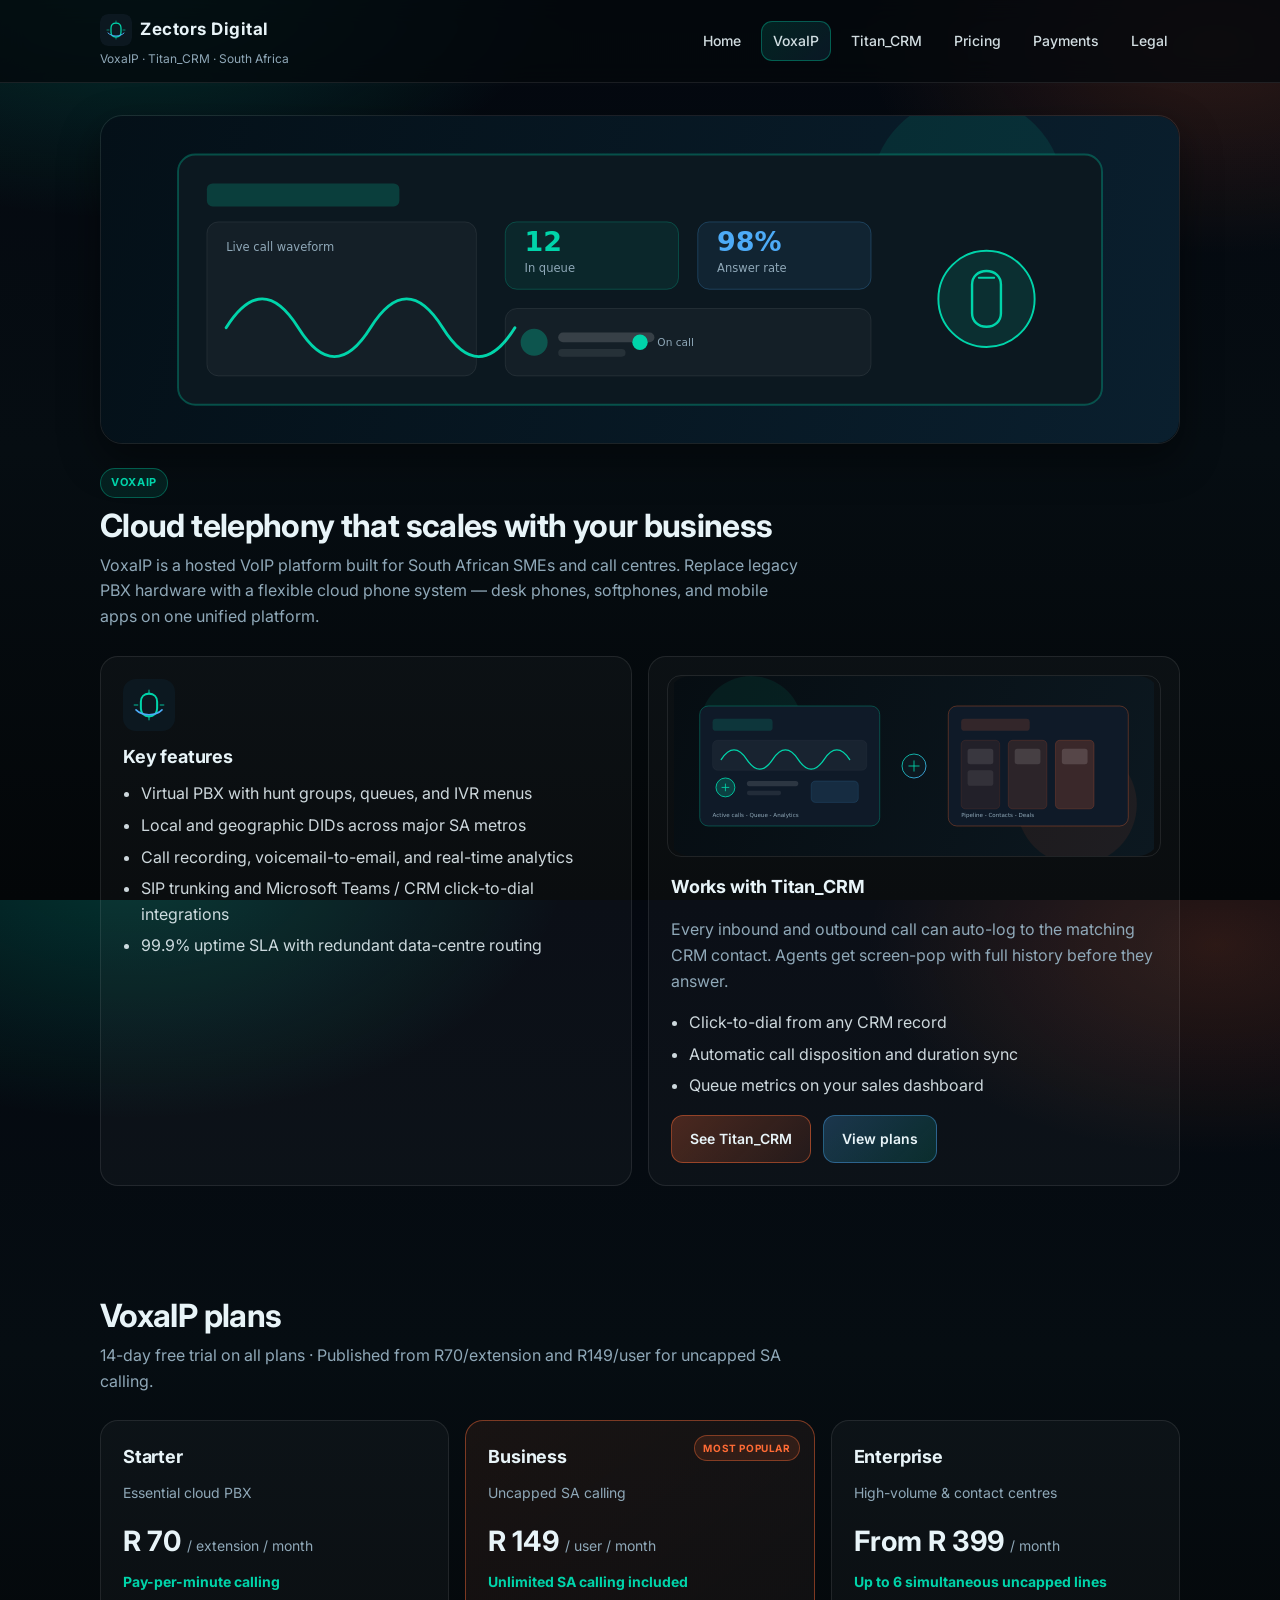
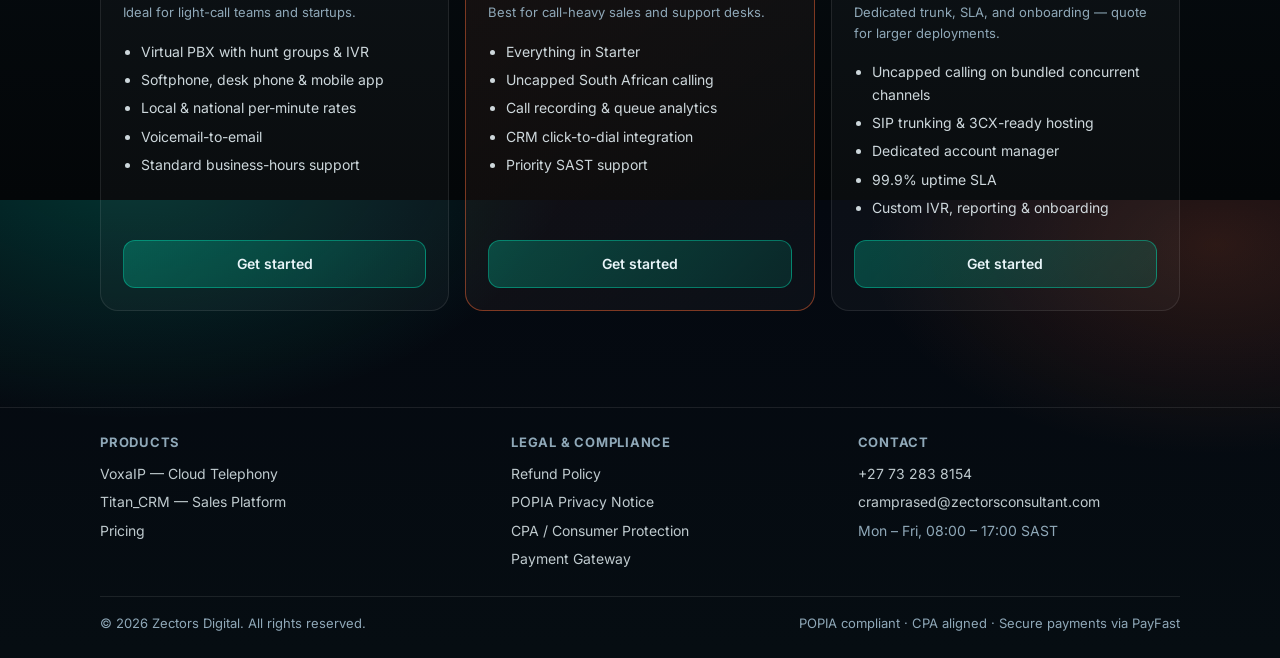
<file: voxaip.html>
<!doctype html>
<html lang="en">
  <head>
    <meta charset="utf-8" />
    <meta name="viewport" content="width=device-width, initial-scale=1" />
    <meta name="description" content="VoxaIP — hosted VoIP, virtual PBX, and call centre telephony for South African businesses." />
    <title>VoxaIP · Zectors Digital</title>
    <link rel="icon" type="image/svg+xml" href="assets/images/icon-voxaip.svg" />
    <meta name="theme-color" content="#060d12" />
    <link rel="stylesheet" href="assets/voxa-styles.css" />
  </head>
  <body>
    <header class="siteHeader">
      <div class="container">
        <div class="navRow">
          <a class="brand" href="index.html">
            <div class="brandLogo">
              <img src="assets/images/icon-voxaip.svg" alt="" width="32" height="32" aria-hidden="true" />
              <strong>Zectors Digital</strong>
            </div>
            <span>VoxaIP · Titan_CRM · South Africa</span>
          </a>
          <nav class="navLinks" aria-label="Primary">
              <a href="index.html" class="">Home</a>
              <a href="voxaip.html" class="active">VoxaIP</a>
              <a href="titan-crm.html" class="">Titan_CRM</a>
              <a href="pricing.html" class="">Pricing</a>
              <a href="payment-gateway.html" class="">Payments</a>
              <a href="popia.html" class="">Legal</a>
          </nav>
        </div>
      </div>
    </header>

    <main>
  <section class="section" style="padding-top:32px;">
    <div class="container">
      <div class="productHero heroVisualInline" aria-hidden="true">
        <svg xmlns="http://www.w3.org/2000/svg" viewBox="0 0 1120 340" fill="none">
  <defs>
    <linearGradient id="vbg" x1="0" y1="0" x2="1120" y2="340" gradientUnits="userSpaceOnUse">
      <stop stop-color="#041018"/>
      <stop offset="1" stop-color="#0a1f2e"/>
    </linearGradient>
  </defs>
  <rect width="1120" height="340" fill="url(#vbg)"/>
  <circle cx="900" cy="80" r="100" fill="#00d4aa" opacity=".1"/>

  <!-- Main dashboard -->
  <rect x="80" y="40" width="960" height="260" rx="18" fill="#0c1820" stroke="rgba(0,212,170,.3)" stroke-width="2"/>
  <rect x="110" y="70" width="200" height="24" rx="6" fill="rgba(0,212,170,.2)"/>
  <rect x="110" y="110" width="280" height="160" rx="12" fill="rgba(255,255,255,.03)" stroke="rgba(255,255,255,.08)"/>
  <path d="M130 220c25-40 50-40 75 0s50 40 75 0 50-40 75 0 50 40 75 0" stroke="#00d4aa" stroke-width="3" fill="none" stroke-linecap="round"/>
  <text x="130" y="140" fill="#8fa8b8" font-family="system-ui,sans-serif" font-size="12">Live call waveform</text>

  <!-- Queue stats -->
  <rect x="420" y="110" width="180" height="70" rx="12" fill="rgba(0,212,170,.08)" stroke="rgba(0,212,170,.25)"/>
  <text x="440" y="140" fill="#00d4aa" font-family="system-ui,sans-serif" font-size="28" font-weight="700">12</text>
  <text x="440" y="162" fill="#8fa8b8" font-family="system-ui,sans-serif" font-size="12">In queue</text>

  <rect x="620" y="110" width="180" height="70" rx="12" fill="rgba(77,171,247,.08)" stroke="rgba(77,171,247,.25)"/>
  <text x="640" y="140" fill="#4dabf7" font-family="system-ui,sans-serif" font-size="28" font-weight="700">98%</text>
  <text x="640" y="162" fill="#8fa8b8" font-family="system-ui,sans-serif" font-size="12">Answer rate</text>

  <!-- Agent list -->
  <rect x="420" y="200" width="380" height="70" rx="12" fill="rgba(255,255,255,.03)" stroke="rgba(255,255,255,.08)"/>
  <circle cx="450" cy="235" r="14" fill="rgba(0,212,170,.3)"/>
  <rect x="475" y="225" width="100" height="10" rx="5" fill="rgba(255,255,255,.15)"/>
  <rect x="475" y="242" width="70" height="8" rx="4" fill="rgba(255,255,255,.08)"/>
  <circle cx="560" cy="235" r="8" fill="#00d4aa"/>
  <text x="578" y="239" fill="#8fa8b8" font-family="system-ui,sans-serif" font-size="11">On call</text>

  <!-- Phone icon -->
  <circle cx="920" cy="190" r="50" fill="rgba(0,212,170,.12)" stroke="#00d4aa" stroke-width="2"/>
  <path d="M905 175c0-8 6-14 15-14s15 6 15 14v30c0 8-6 14-15 14s-15-6-15-14v-30z" stroke="#00d4aa" stroke-width="2.5" fill="none"/>
  <path d="M912 168h16" stroke="#00d4aa" stroke-width="2" stroke-linecap="round"/>
</svg>

      </div>
      <span class="productBadge badgeVoxa">VoxaIP</span>
      <div class="sectionTitle">
        <h2>Cloud telephony that scales with your business</h2>
        <p>VoxaIP is a hosted VoIP platform built for South African SMEs and call centres. Replace legacy PBX hardware with a flexible cloud phone system — desk phones, softphones, and mobile apps on one unified platform.</p>
      </div>

      <div class="grid2">
        <div class="card">
          <div class="cardIcon"><img src="assets/images/icon-voxaip.svg" alt="" aria-hidden="true" /></div>
          <h3>Key features</h3>
          <ul class="list">
              <li>Virtual PBX with hunt groups, queues, and IVR menus</li>
              <li>Local and geographic DIDs across major SA metros</li>
              <li>Call recording, voicemail-to-email, and real-time analytics</li>
              <li>SIP trunking and Microsoft Teams / CRM click-to-dial integrations</li>
              <li>99.9% uptime SLA with redundant data-centre routing</li>
          </ul>
        </div>
        <div class="card">
          <div class="cardVisual heroVisualInline" aria-hidden="true">
            <svg xmlns="http://www.w3.org/2000/svg" viewBox="0 0 1120 420" fill="none">
  <defs>
    <linearGradient id="bg" x1="0" y1="0" x2="1120" y2="420" gradientUnits="userSpaceOnUse">
      <stop stop-color="#060d12"/>
      <stop offset="1" stop-color="#0c1820"/>
    </linearGradient>
    <linearGradient id="teal" x1="0" y1="0" x2="1" y2="1">
      <stop stop-color="#00d4aa"/>
      <stop offset="1" stop-color="#4dabf7"/>
    </linearGradient>
    <linearGradient id="orange" x1="0" y1="0" x2="1" y2="1">
      <stop stop-color="#ff6b35"/>
      <stop offset="1" stop-color="#ff9f43"/>
    </linearGradient>
  </defs>
  <rect width="1120" height="420" fill="url(#bg)"/>
  <circle cx="180" cy="120" r="120" fill="#00d4aa" opacity=".08"/>
  <circle cx="940" cy="300" r="140" fill="#ff6b35" opacity=".08"/>

  <!-- VoxaIP panel -->
  <rect x="60" y="70" width="420" height="280" rx="20" fill="#0f1a28" stroke="rgba(0,212,170,.35)" stroke-width="2"/>
  <rect x="90" y="100" width="140" height="28" rx="8" fill="rgba(0,212,170,.15)"/>
  <rect x="90" y="150" width="360" height="70" rx="12" fill="rgba(255,255,255,.04)" stroke="rgba(255,255,255,.08)"/>
  <path d="M110 195c20-30 40-30 60 0s40 30 60 0 40-30 60 0 40 30 60 0 40-30 60 0" stroke="#00d4aa" stroke-width="3" stroke-linecap="round"/>
  <circle cx="120" cy="260" r="22" fill="rgba(0,212,170,.2)" stroke="#00d4aa" stroke-width="2"/>
  <path d="M112 260h16M120 252v16" stroke="#00d4aa" stroke-width="2" stroke-linecap="round"/>
  <rect x="170" y="245" width="120" height="12" rx="6" fill="rgba(255,255,255,.12)"/>
  <rect x="170" y="268" width="80" height="10" rx="5" fill="rgba(255,255,255,.08)"/>
  <rect x="320" y="245" width="110" height="50" rx="10" fill="rgba(77,171,247,.12)" stroke="rgba(77,171,247,.3)"/>
  <text x="90" y="330" fill="#8fa8b8" font-family="system-ui,sans-serif" font-size="13">Active calls - Queue - Analytics</text>

  <!-- Connection bridge -->
  <path d="M500 210h120" stroke="url(#teal)" stroke-width="3" stroke-dasharray="8 6"/>
  <circle cx="560" cy="210" r="28" fill="#0c1820" stroke="url(#teal)" stroke-width="2"/>
  <path d="M548 210h24M560 198v24" stroke="#00d4aa" stroke-width="2" stroke-linecap="round"/>

  <!-- Titan CRM panel -->
  <rect x="640" y="70" width="420" height="280" rx="20" fill="#0f1a28" stroke="rgba(255,107,53,.35)" stroke-width="2"/>
  <rect x="670" y="100" width="160" height="28" rx="8" fill="rgba(255,107,53,.15)"/>
  <rect x="670" y="150" width="90" height="160" rx="10" fill="rgba(255,107,53,.08)" stroke="rgba(255,107,53,.25)"/>
  <rect x="780" y="150" width="90" height="160" rx="10" fill="rgba(255,107,53,.12)" stroke="rgba(255,107,53,.35)"/>
  <rect x="890" y="150" width="90" height="160" rx="10" fill="rgba(255,107,53,.18)" stroke="rgba(255,107,53,.45)"/>
  <rect x="685" y="170" width="60" height="36" rx="6" fill="rgba(255,255,255,.1)"/>
  <rect x="685" y="220" width="60" height="36" rx="6" fill="rgba(255,255,255,.08)"/>
  <rect x="795" y="170" width="60" height="36" rx="6" fill="rgba(255,255,255,.12)"/>
  <rect x="905" y="170" width="60" height="36" rx="6" fill="rgba(255,255,255,.14)"/>
  <text x="670" y="330" fill="#8fa8b8" font-family="system-ui,sans-serif" font-size="13">Pipeline - Contacts - Deals</text>
</svg>

          </div>
          <h3>Works with Titan_CRM</h3>
          <p class="muted">Every inbound and outbound call can auto-log to the matching CRM contact. Agents get screen-pop with full history before they answer.</p>
          <ul class="list">
            <li>Click-to-dial from any CRM record</li>
            <li>Automatic call disposition and duration sync</li>
            <li>Queue metrics on your sales dashboard</li>
          </ul>
          <div class="ctaRow" style="margin-top:16px;">
            <a class="btn btnTitan" href="titan-crm.html">See Titan_CRM</a>
            <a class="btn btnPrimary" href="#plans">View plans</a>
          </div>
        </div>
      </div>
    </div>
  </section>

  <section class="section" id="plans">
    <div class="container">
      <div class="sectionTitle">
        <h2>VoxaIP plans</h2>
        <p>14-day free trial on all plans · Published from R70/extension and R149/user for uncapped SA calling.</p>
      </div>
        <div class="grid3 planGrid">
      <div class="card planCard ">
        <h3>Starter</h3>
<p class="planSubtitle muted">Essential cloud PBX</p>        <div class="priceTag">
          R 70
<small>/ extension / month</small>        </div>
<p class="planUsers"><strong>Pay-per-minute calling</strong></p><p class="muted planNote">Ideal for light-call teams and startups.</p>          <ul class="list planFeatures">
              <li>Virtual PBX with hunt groups &amp; IVR</li>
              <li>Softphone, desk phone &amp; mobile app</li>
              <li>Local &amp; national per-minute rates</li>
              <li>Voicemail-to-email</li>
              <li>Standard business-hours support</li>
          </ul>
        <a class="btn btnVoxa" href="mailto:cramprased@zectorsconsultant.com?subject=VoxaIP%20Starter%20Plan" style="margin-top:14px;">Get started</a>
      </div>
      <div class="card planCard planPopular">
<span class="planPopularBadge">Most popular</span>        <h3>Business</h3>
<p class="planSubtitle muted">Uncapped SA calling</p>        <div class="priceTag">
          R 149
<small>/ user / month</small>        </div>
<p class="planUsers"><strong>Unlimited SA calling included</strong></p><p class="muted planNote">Best for call-heavy sales and support desks.</p>          <ul class="list planFeatures">
              <li>Everything in Starter</li>
              <li>Uncapped South African calling</li>
              <li>Call recording &amp; queue analytics</li>
              <li>CRM click-to-dial integration</li>
              <li>Priority SAST support</li>
          </ul>
        <a class="btn btnVoxa" href="mailto:cramprased@zectorsconsultant.com?subject=VoxaIP%20Business%20Plan" style="margin-top:14px;">Get started</a>
      </div>
      <div class="card planCard ">
        <h3>Enterprise</h3>
<p class="planSubtitle muted">High-volume &amp; contact centres</p>        <div class="priceTag">
          From R 399
<small>/ month</small>        </div>
<p class="planUsers"><strong>Up to 6 simultaneous uncapped lines</strong></p><p class="muted planNote">Dedicated trunk, SLA, and onboarding — quote for larger deployments.</p>          <ul class="list planFeatures">
              <li>Uncapped calling on bundled concurrent channels</li>
              <li>SIP trunking &amp; 3CX-ready hosting</li>
              <li>Dedicated account manager</li>
              <li>99.9% uptime SLA</li>
              <li>Custom IVR, reporting &amp; onboarding</li>
          </ul>
        <a class="btn btnVoxa" href="mailto:cramprased@zectorsconsultant.com?subject=VoxaIP%20Enterprise%20Plan" style="margin-top:14px;">Get started</a>
      </div>
  </div>

    </div>
  </section>
    </main>

    <footer class="siteFooter">
      <div class="container">
        <div class="footerGrid">
          <div>
            <h4>Products</h4>
            <a href="voxaip.html">VoxaIP — Cloud Telephony</a>
            <a href="titan-crm.html">Titan_CRM — Sales Platform</a>
            <a href="pricing.html">Pricing</a>
          </div>
          <div>
            <h4>Legal &amp; Compliance</h4>
            <a href="refund-policy.html">Refund Policy</a>
            <a href="popia.html">POPIA Privacy Notice</a>
            <a href="cba.html">CPA / Consumer Protection</a>
            <a href="payment-gateway.html">Payment Gateway</a>
          </div>
          <div>
            <h4>Contact</h4>
            <a href="tel:+27732838154">+27 73 283 8154</a>
            <a href="mailto:cramprased@zectorsconsultant.com">cramprased@zectorsconsultant.com</a>
            <span class="muted" style="display:block;font-size:14px;margin-top:6px;">Mon – Fri, 08:00 – 17:00 SAST</span>
          </div>
        </div>
        <div class="footerBottom">
          <span>&copy; 2026 Zectors Digital. All rights reserved.</span>
          <span>POPIA compliant · CPA aligned · Secure payments via PayFast</span>
        </div>
      </div>
    </footer>
  </body>
</html>
</file>
<file: assets/voxa-styles.css>
@import url('https://fonts.googleapis.com/css2?family=Inter:wght@400;500;600;700;800&display=swap');

:root{
  --bg:#060d12;
  --card:#0c1820;
  --muted:#8fa8b8;
  --text:#e8f4f8;
  --voxa:#00d4aa;
  --titan:#ff6b35;
  --accent:#4dabf7;
  --line:rgba(255,255,255,.09);
  --shadow: 0 16px 40px rgba(0,0,0,.45);
  --shadow-hover: 0 24px 60px rgba(0,0,0,.55);
  --radius: 18px;
  --ease: cubic-bezier(.4,0,.2,1);
  --focus: 0 0 0 3px rgba(77,171,247,.45);
}

*{box-sizing:border-box}
html,body{height:100%}
html{scroll-behavior:smooth}
body{
  margin:0;
  font-family: "Inter", ui-sans-serif, system-ui, -apple-system, Segoe UI, Roboto, Arial, sans-serif;
  -webkit-font-smoothing:antialiased;
  text-rendering:optimizeLegibility;
  color:var(--text);
  background:
    radial-gradient(800px 480px at 10% -5%, rgba(0,212,170,.22), transparent 55%),
    radial-gradient(700px 420px at 95% 5%, rgba(255,107,53,.16), transparent 50%),
    linear-gradient(180deg, #040810 0%, var(--bg) 50%, #030608 100%);
  line-height:1.6;
}

:focus-visible{outline:none;box-shadow:var(--focus);border-radius:8px}
img,svg{max-width:100%}

a{color:inherit;text-decoration:none}
.container{max-width:1120px;margin:0 auto;padding:0 20px}

.siteHeader{
  position:sticky;top:0;z-index:50;
  backdrop-filter:blur(12px);
  background:rgba(4,8,12,.78);
  border-bottom:1px solid var(--line);
}
.navRow{display:flex;align-items:center;justify-content:space-between;padding:14px 0;gap:16px}
.brand{display:flex;flex-direction:column;gap:3px;text-decoration:none}
.brandLogo{display:flex;align-items:center;gap:8px}
.brandLogo img{flex-shrink:0;border-radius:8px}
.brand strong{font-size:17px;letter-spacing:.03em}
.brand span{font-size:12px;color:var(--muted)}
.navLinks{display:flex;gap:8px;flex-wrap:wrap;justify-content:flex-end}
.navLinks a{
  padding:8px 11px;border-radius:11px;
  color:rgba(232,244,248,.9);
  border:1px solid transparent;
  font-size:14px;font-weight:500;
  transition:color .18s var(--ease), background .18s var(--ease), border-color .18s var(--ease);
}
.navLinks a:hover{border-color:var(--line);background:rgba(255,255,255,.04)}
.navLinks a.active{
  border-color:rgba(0,212,170,.35);
  background:linear-gradient(135deg, rgba(0,212,170,.14), rgba(77,171,247,.10));
}

.hero{padding:52px 0 28px}
.heroVisual{
  border:1px solid var(--line);
  border-radius:calc(var(--radius) + 4px);
  overflow:hidden;
  box-shadow:var(--shadow);
  background:rgba(255,255,255,.02);
  min-height:180px;
}
.heroVisual img,.heroVisual svg{display:block;width:100%;height:auto;min-height:180px;object-fit:cover}
.heroVisualInline svg{display:block;width:100%;height:auto;border-radius:calc(var(--radius) + 4px)}
.heroGrid{display:grid;grid-template-columns:1.15fr .85fr;gap:22px;align-items:stretch}
.heroGridWide{display:grid;grid-template-columns:1fr 1fr;gap:22px;align-items:center}
.heroCard{
  border:1px solid var(--line);
  border-radius:calc(var(--radius) + 4px);
  background:linear-gradient(145deg, rgba(255,255,255,.05), rgba(255,255,255,.02));
  box-shadow:var(--shadow);
  padding:30px;
}
.kicker{
  display:inline-flex;align-items:center;gap:8px;
  font-size:12px;color:var(--muted);
  border:1px solid var(--line);
  padding:6px 12px;border-radius:999px;
  background:rgba(255,255,255,.03);
}
.h1{margin:14px 0 12px;font-size:clamp(34px,5vw,46px);font-weight:800;line-height:1.06;letter-spacing:-.03em}
.lead{margin:0;color:rgba(232,244,248,.88);font-size:clamp(16px,1.6vw,18px);max-width:58ch}
.ctaRow{display:flex;gap:12px;flex-wrap:wrap;margin-top:20px}
.btn{
  display:inline-flex;align-items:center;justify-content:center;
  padding:12px 18px;border-radius:12px;
  border:1px solid var(--line);
  background:rgba(255,255,255,.04);
  font-size:14px;font-weight:600;
  cursor:pointer;
  transition:transform .18s var(--ease), box-shadow .18s var(--ease), border-color .18s var(--ease), background .18s var(--ease);
}
.btn:hover{transform:translateY(-2px);box-shadow:0 10px 24px rgba(0,0,0,.35)}
.btn:active{transform:translateY(0)}
.btnVoxa{
  border-color:rgba(0,212,170,.45);
  background:linear-gradient(135deg, rgba(0,212,170,.28), rgba(0,212,170,.12));
}
.btnTitan{
  border-color:rgba(255,107,53,.45);
  background:linear-gradient(135deg, rgba(255,107,53,.26), rgba(255,107,53,.10));
}
.btnPrimary{
  border-color:rgba(77,171,247,.40);
  background:linear-gradient(135deg, rgba(77,171,247,.24), rgba(0,212,170,.14));
}

.miniCard{
  border:1px solid var(--line);
  border-radius:calc(var(--radius) + 4px);
  background:rgba(255,255,255,.03);
  padding:20px;
}
.statGrid{display:grid;grid-template-columns:1fr;gap:10px}
.stat{
  border:1px solid var(--line);
  background:rgba(255,255,255,.02);
  border-radius:14px;
  padding:12px 14px;
  display:flex;justify-content:space-between;align-items:baseline;
}
.stat strong{font-size:18px;color:var(--voxa)}
.stat span{color:var(--muted);font-size:13px}

.section{padding:56px 0}
.sectionTitle{margin:0 0 26px}
.sectionTitle h2{margin:0 0 8px;font-size:clamp(24px,3vw,32px);font-weight:700;line-height:1.15;letter-spacing:-.02em}
.sectionTitle p{margin:0;color:var(--muted);max-width:70ch;font-size:16px}

.grid2{display:grid;grid-template-columns:1fr 1fr;gap:16px}
.grid3{display:grid;grid-template-columns:repeat(3,1fr);gap:16px}
.card{
  border:1px solid var(--line);
  border-radius:var(--radius);
  background:rgba(255,255,255,.03);
  padding:22px;
  transition:transform .2s var(--ease), box-shadow .2s var(--ease), border-color .2s var(--ease);
}
.card:hover{transform:translateY(-3px);box-shadow:var(--shadow-hover);border-color:rgba(255,255,255,.16)}
.card h3{margin:0 0 10px;font-size:18px;font-weight:700;letter-spacing:-.01em}
.cardVisual{
  border-radius:14px;
  overflow:hidden;
  margin:-4px -4px 16px;
  border:1px solid var(--line);
}
.cardVisual svg,.productHero svg,.heroVisual svg{display:block;width:100%;height:180px}
.productHero svg{max-height:340px;height:auto}
.heroVisual svg{height:auto;min-height:180px}
.inlineSvg svg{display:block;width:100%}
.cardVisual svg{height:180px;object-fit:cover;object-position:center}
.cardIcon{width:52px;height:52px;margin-bottom:12px}
.cardIcon img{display:block;width:100%;height:100%}
.productHero{
  border:1px solid var(--line);
  border-radius:calc(var(--radius) + 4px);
  overflow:hidden;
  margin-bottom:24px;
  box-shadow:var(--shadow);
}
.productHero img{display:block;width:100%;max-height:340px;object-fit:cover}
.featureStrip{
  display:grid;
  grid-template-columns:repeat(4,1fr);
  gap:14px;
  margin:28px 0;
}
.featureItem{
  text-align:center;
  padding:18px 12px;
  border:1px solid var(--line);
  border-radius:var(--radius);
  background:rgba(255,255,255,.02);
  transition:transform .2s var(--ease), border-color .2s var(--ease), background .2s var(--ease);
}
.featureItem:hover{transform:translateY(-3px);border-color:rgba(0,212,170,.3);background:rgba(255,255,255,.04)}
.featureItem img{width:48px;height:48px;margin:0 auto 10px;display:block}
.featureItem strong{display:block;font-size:14px;margin-bottom:4px}
.featureItem span{font-size:12px;color:var(--muted)}
.muted{color:var(--muted)}
.list{margin:10px 0 0;padding-left:18px;color:rgba(232,244,248,.88)}
.list li{margin-bottom:6px}

.productBadge{
  display:inline-block;
  font-size:11px;font-weight:700;letter-spacing:.08em;text-transform:uppercase;
  padding:5px 10px;border-radius:999px;margin-bottom:10px;
}
.badgeVoxa{color:var(--voxa);border:1px solid rgba(0,212,170,.35);background:rgba(0,212,170,.10)}
.badgeTitan{color:var(--titan);border:1px solid rgba(255,107,53,.35);background:rgba(255,107,53,.10)}

.planGrid{margin-bottom:8px}
.planSection{margin-bottom:36px;padding-bottom:8px;border-bottom:1px solid var(--line)}
.planSection:last-of-type{border-bottom:none;margin-bottom:0}
.planCard{position:relative;display:flex;flex-direction:column;height:100%}
.planPopular{border-color:rgba(255,107,53,.45);background:linear-gradient(145deg, rgba(255,107,53,.08), rgba(255,255,255,.03))}
.planPopularBadge{
  position:absolute;top:14px;right:14px;
  font-size:10px;font-weight:700;letter-spacing:.06em;text-transform:uppercase;
  padding:4px 8px;border-radius:999px;
  color:var(--titan);border:1px solid rgba(255,107,53,.4);background:rgba(255,107,53,.12);
}
.planSubtitle{margin:0 0 6px;font-size:14px}
.planUsers{margin:4px 0 8px;font-size:14px;color:var(--voxa)}
.planNote{margin:0 0 10px;font-size:13px}
.planAnnual{margin:0 0 8px;font-size:13px}
.planFeatures{flex:1;margin-top:8px;font-size:14px}
.priceTag{font-size:28px;font-weight:700;margin:8px 0 4px}
.priceTag small{font-size:14px;font-weight:400;color:var(--muted)}

.legalDoc{max-width:780px}
.legalDoc h3{margin:24px 0 8px;font-size:17px;color:var(--text)}
.legalDoc p{margin:0 0 14px;color:rgba(232,244,248,.86)}
.legalDoc .docMeta{
  padding:14px 16px;border-radius:14px;
  border:1px solid var(--line);
  background:rgba(0,212,170,.06);
  margin-bottom:22px;
  font-size:14px;
}

.payMethods{display:flex;flex-wrap:wrap;gap:10px;margin:14px 0}
.payChip{
  border:1px solid var(--line);
  padding:8px 14px;border-radius:12px;
  background:rgba(255,255,255,.04);
  font-size:13px;font-weight:500;
}

.siteFooter{border-top:1px solid var(--line);margin-top:32px;padding:24px 0}
.footerGrid{
  display:grid;
  grid-template-columns:1.2fr 1fr 1fr;
  gap:24px;
  margin-bottom:20px;
}
.footerGrid h4{margin:0 0 10px;font-size:13px;text-transform:uppercase;letter-spacing:.06em;color:var(--muted)}
.footerGrid a{display:block;color:rgba(232,244,248,.82);font-size:14px;margin-bottom:6px}
.footerGrid a:hover{color:var(--voxa)}
.footerBottom{
  display:flex;justify-content:space-between;gap:12px;flex-wrap:wrap;
  padding-top:16px;border-top:1px solid var(--line);
  font-size:13px;color:var(--muted);
}

@media (max-width:920px){
  .heroGrid,.heroGridWide,.grid2,.grid3,.footerGrid{grid-template-columns:1fr}
  .featureStrip{grid-template-columns:repeat(2,1fr)}
  .section{padding:40px 0}
  .cardVisual img{height:160px}
  .navRow{flex-wrap:wrap}
  .navLinks{
    width:100%;
    justify-content:flex-start;
    flex-wrap:nowrap;
    overflow-x:auto;
    gap:6px;
    padding-bottom:4px;
    -webkit-overflow-scrolling:touch;
    scrollbar-width:none;
  }
  .navLinks::-webkit-scrollbar{display:none}
  .navLinks a{flex:0 0 auto;font-size:13px}
}

@media (prefers-reduced-motion:reduce){
  html{scroll-behavior:auto}
  *{transition:none !important;animation:none !important}
}
</file>
